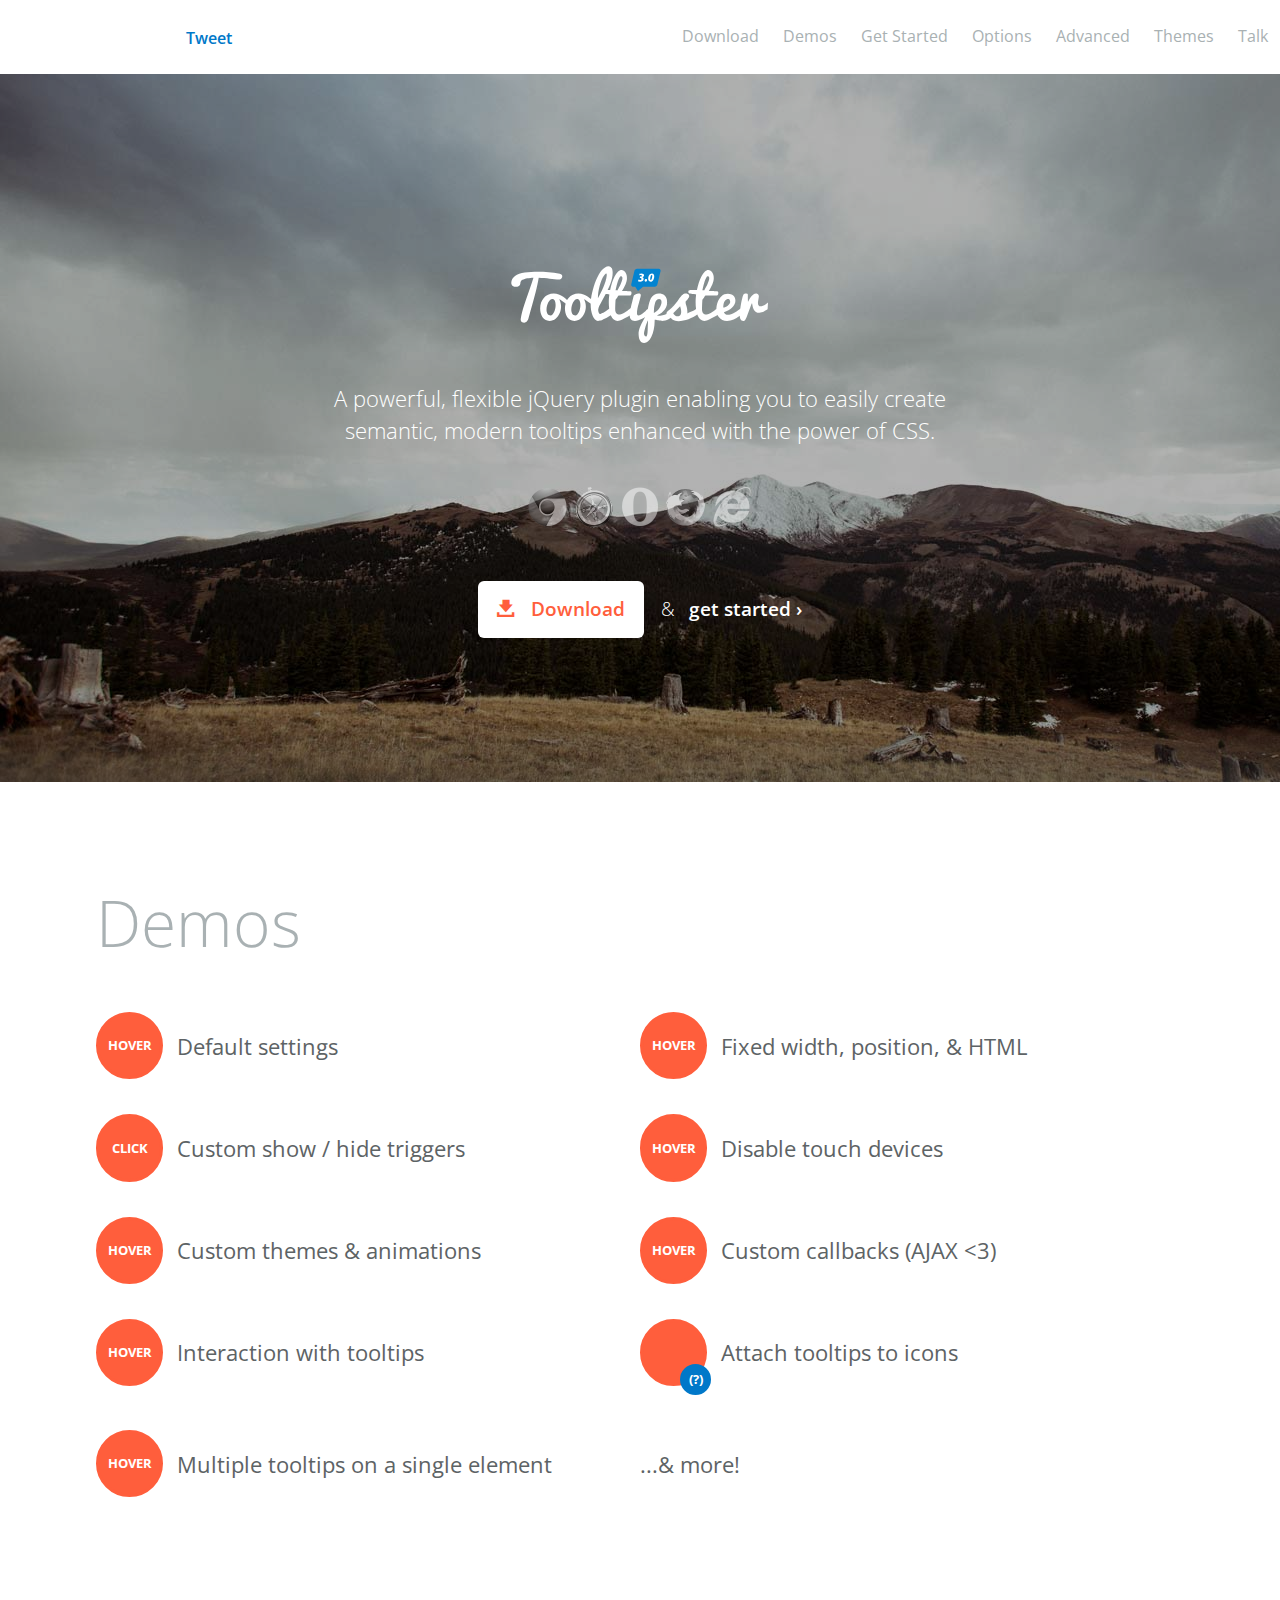
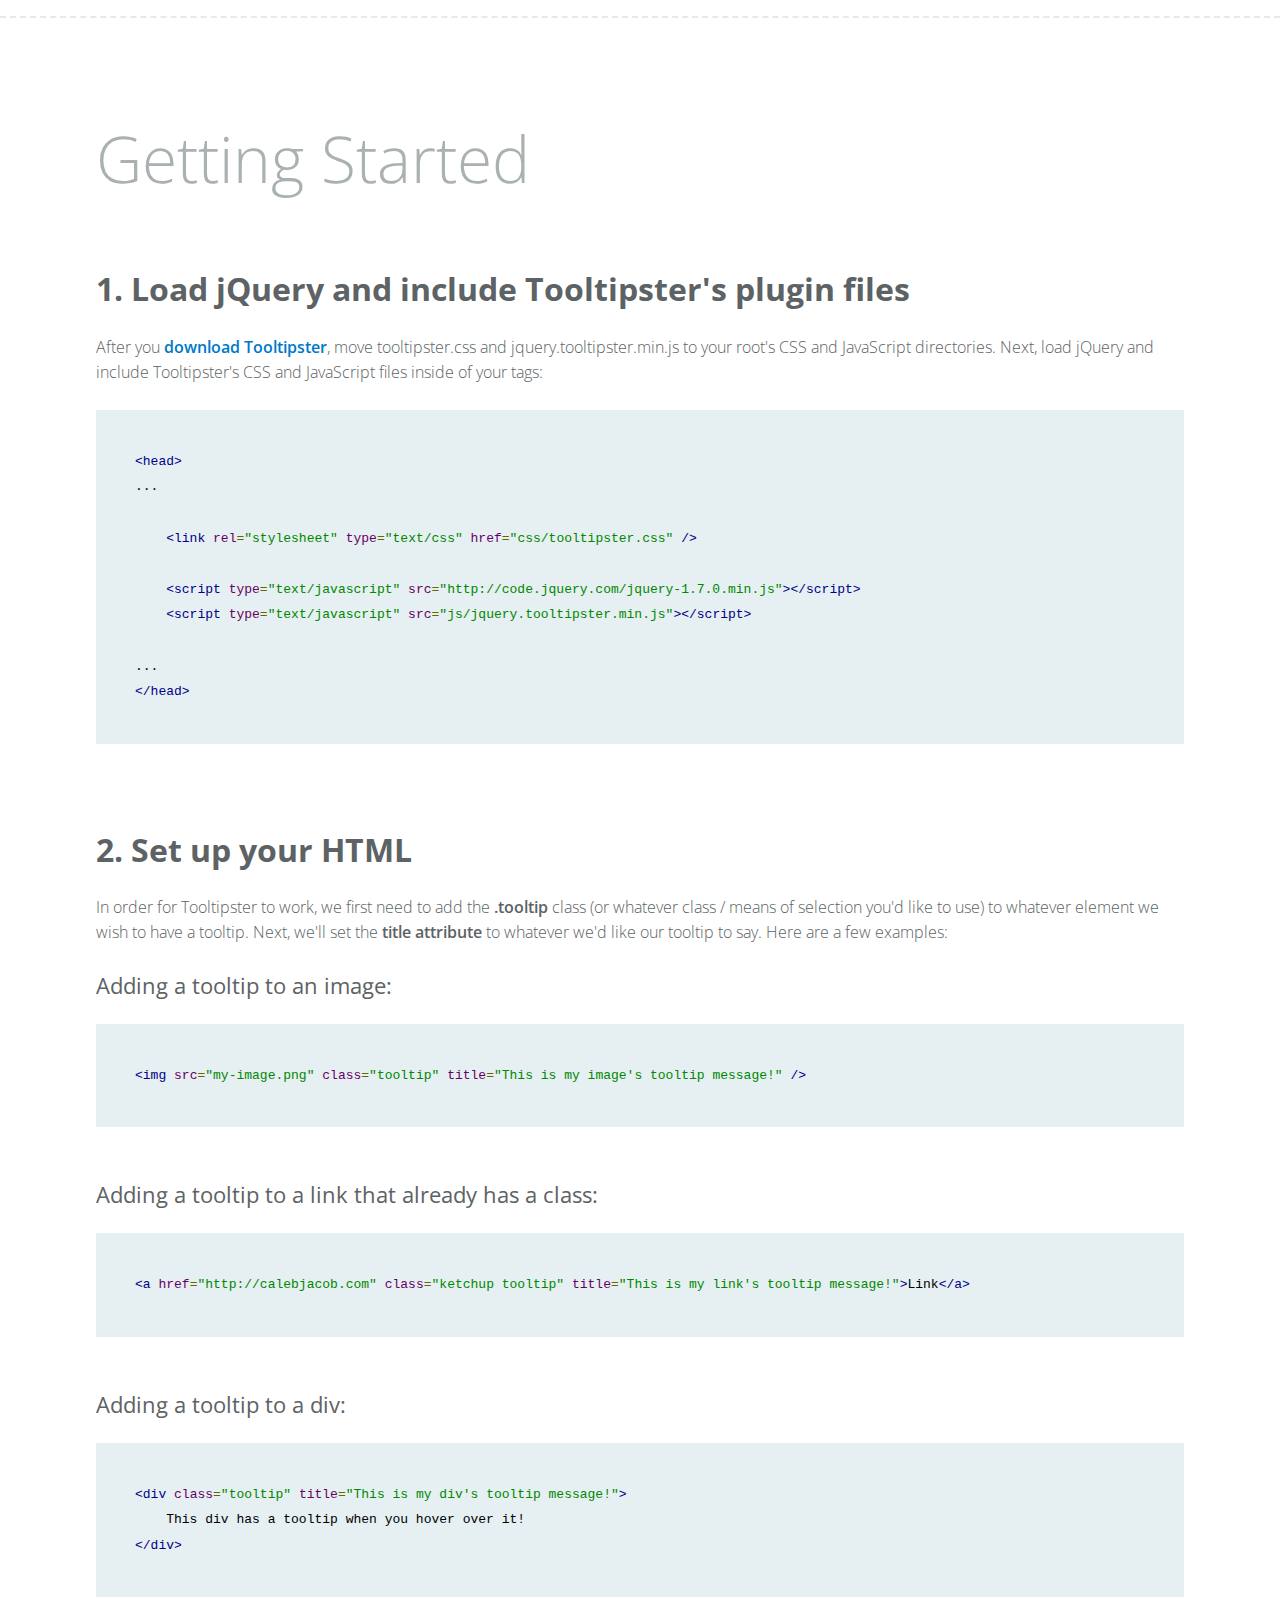
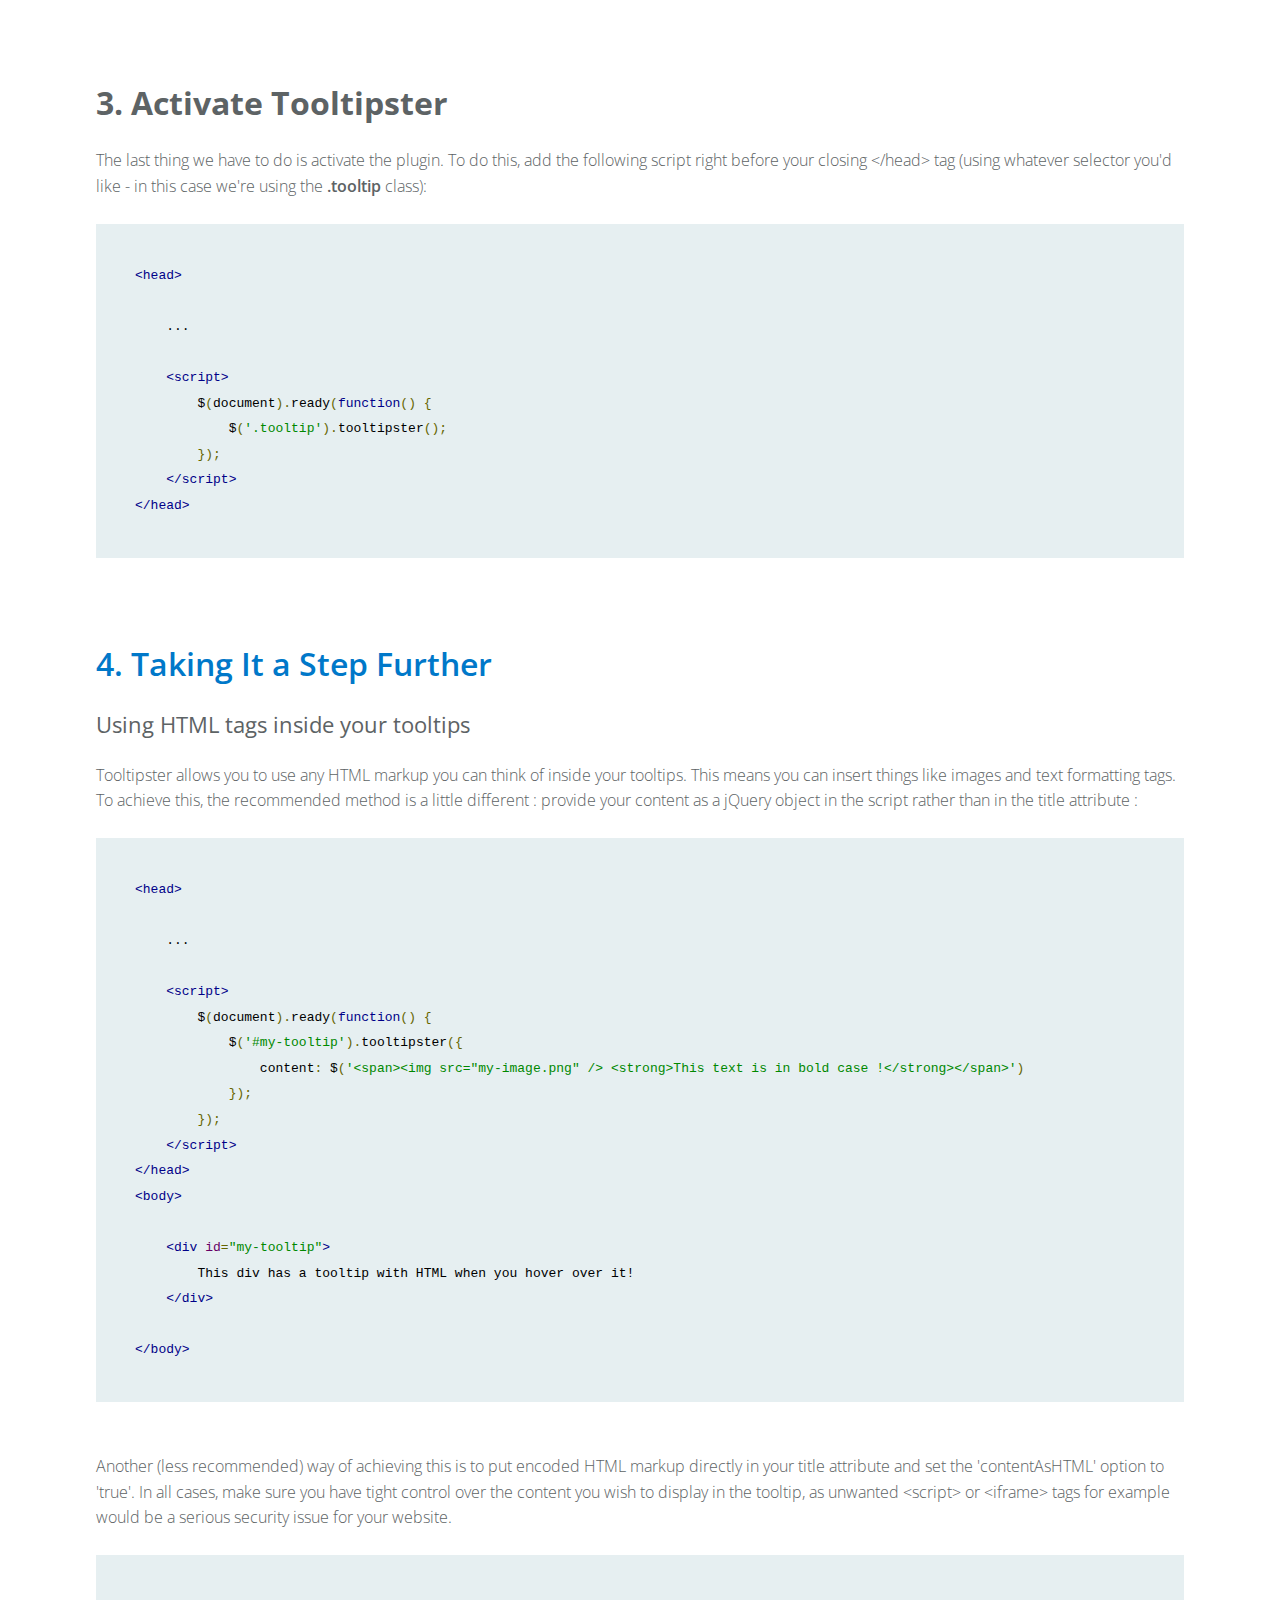
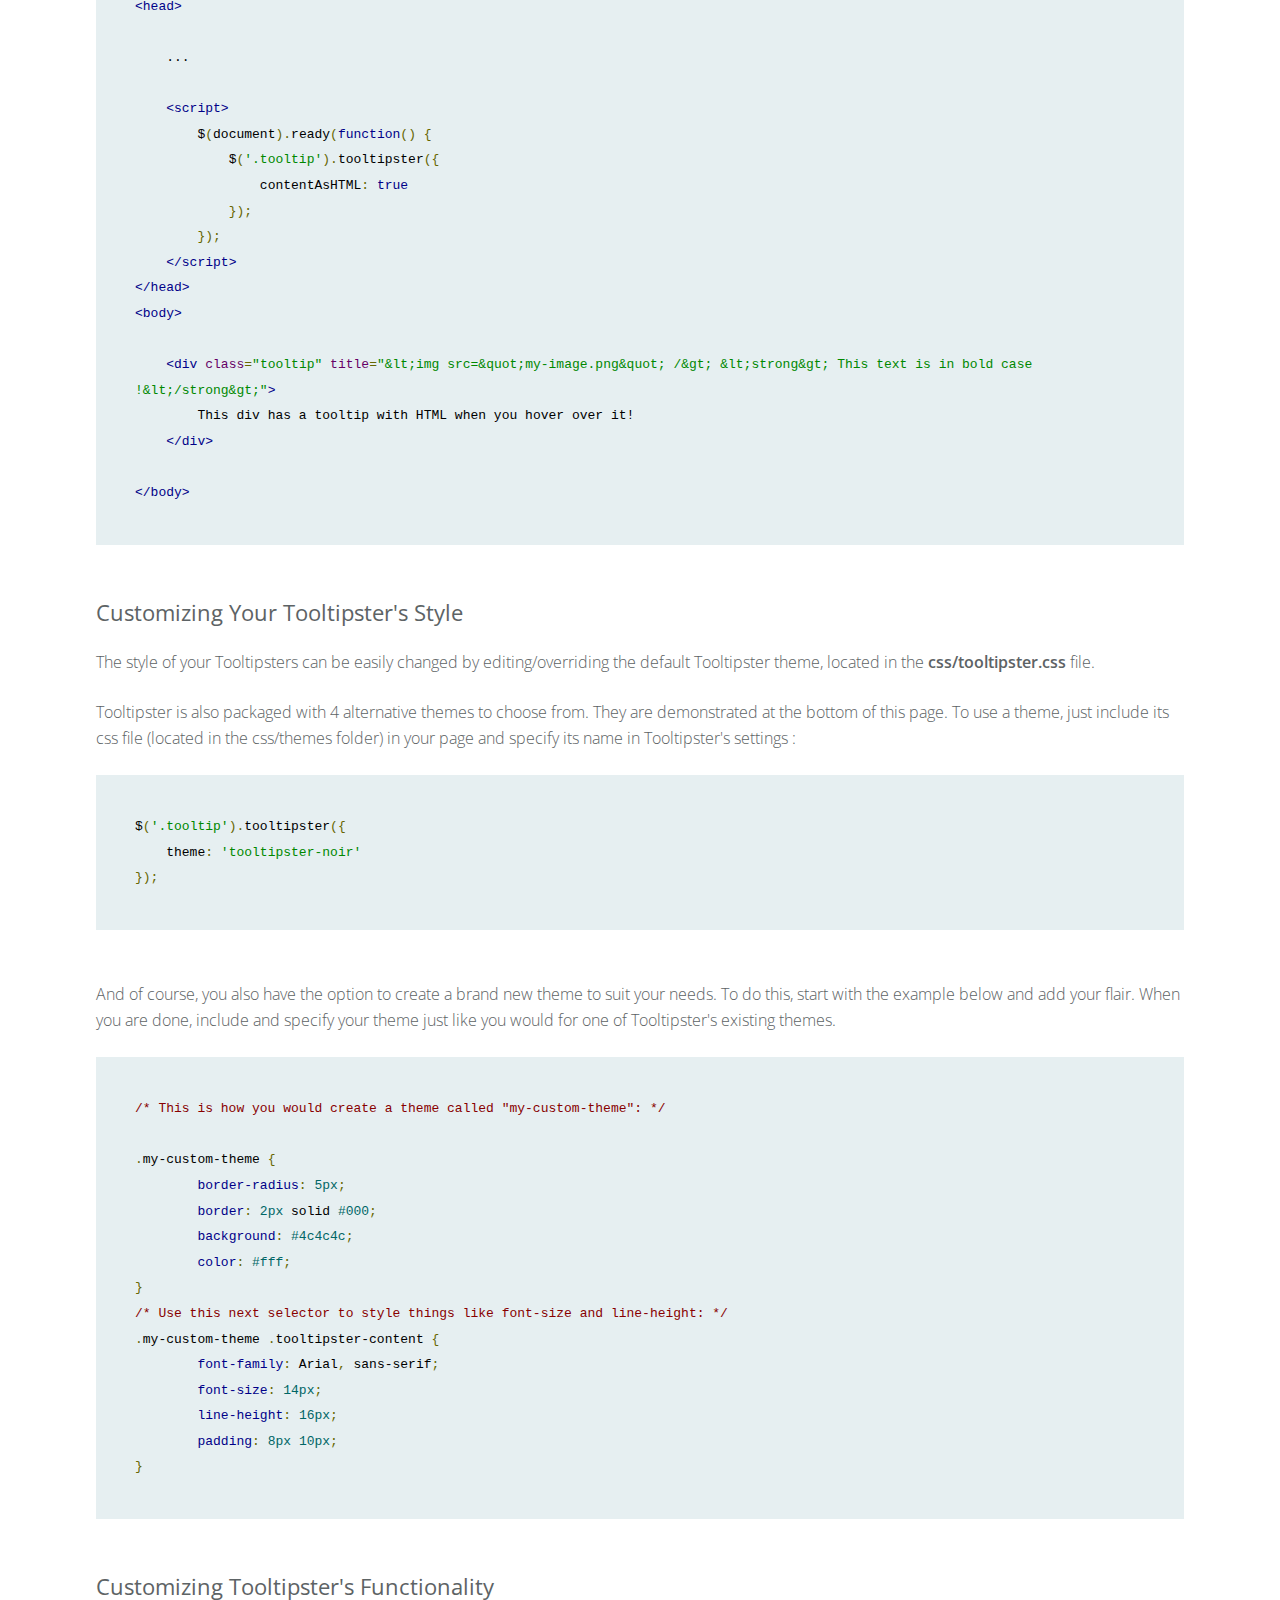
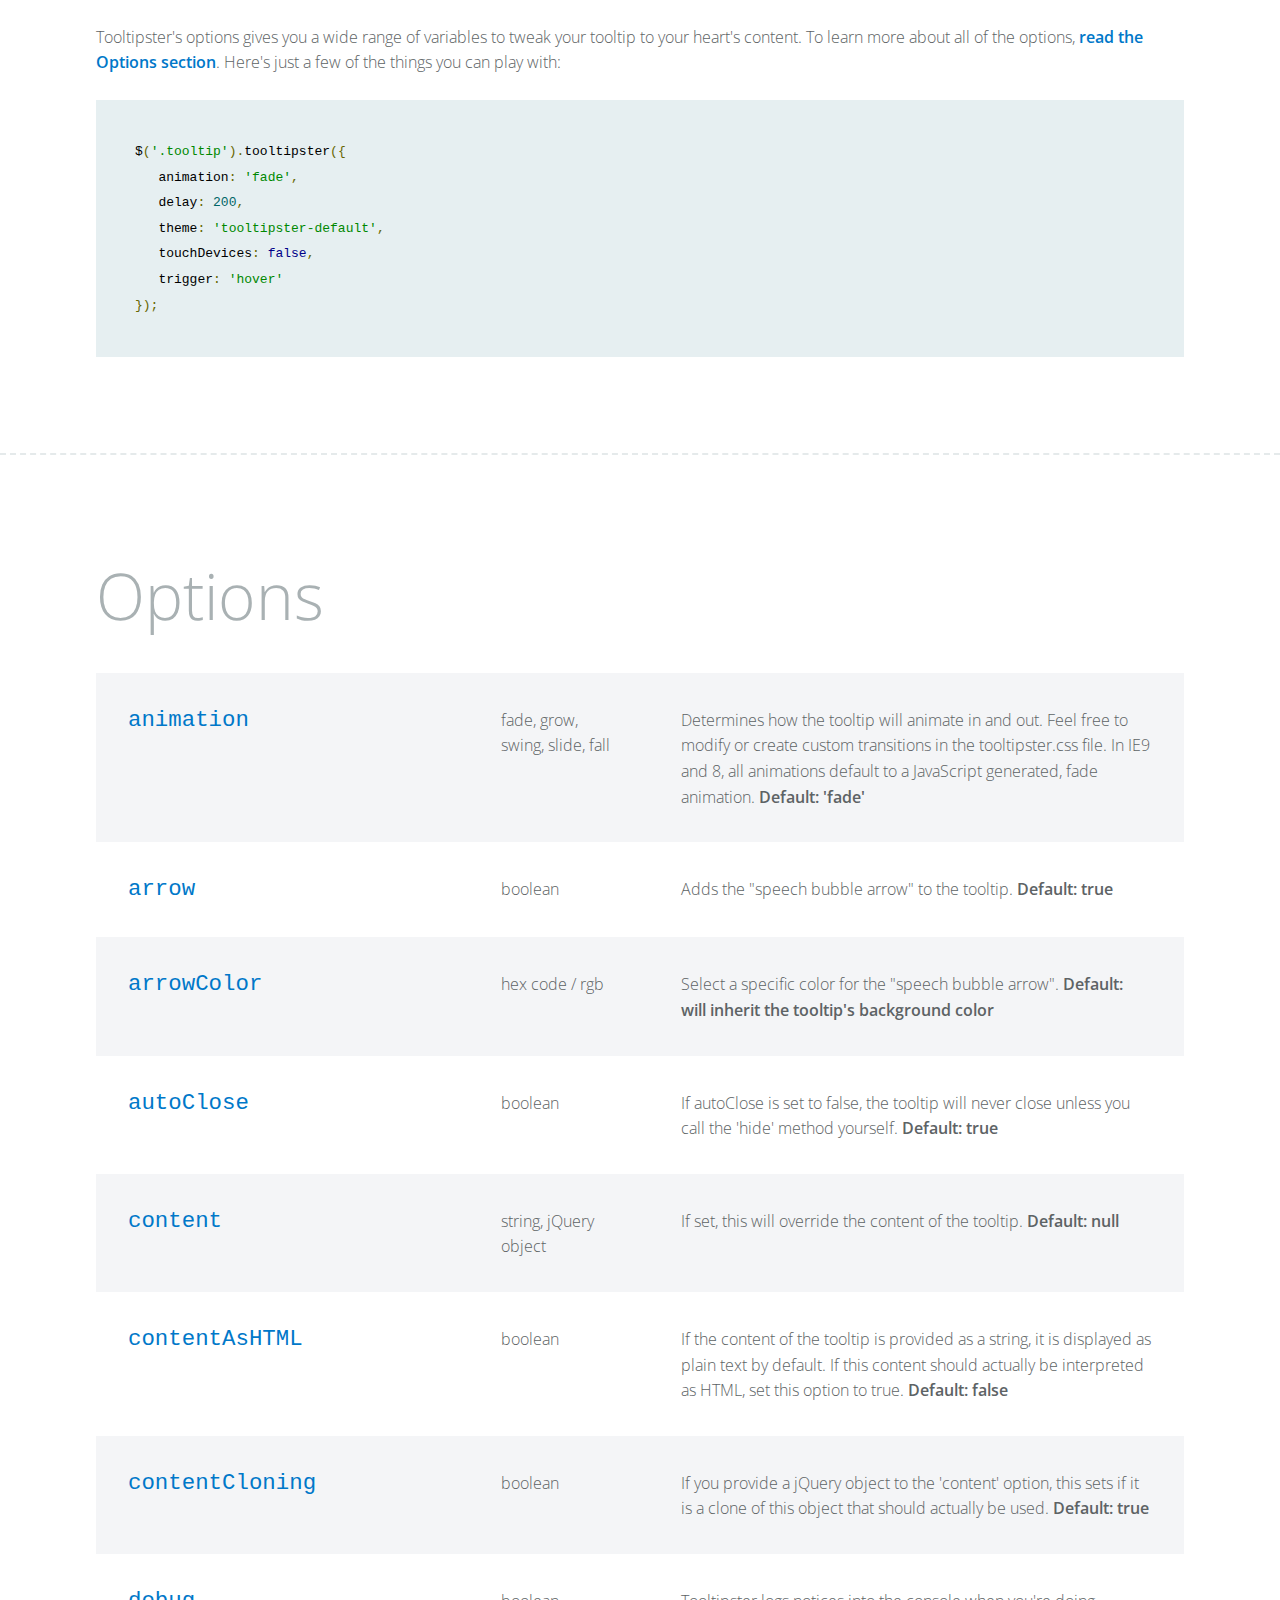
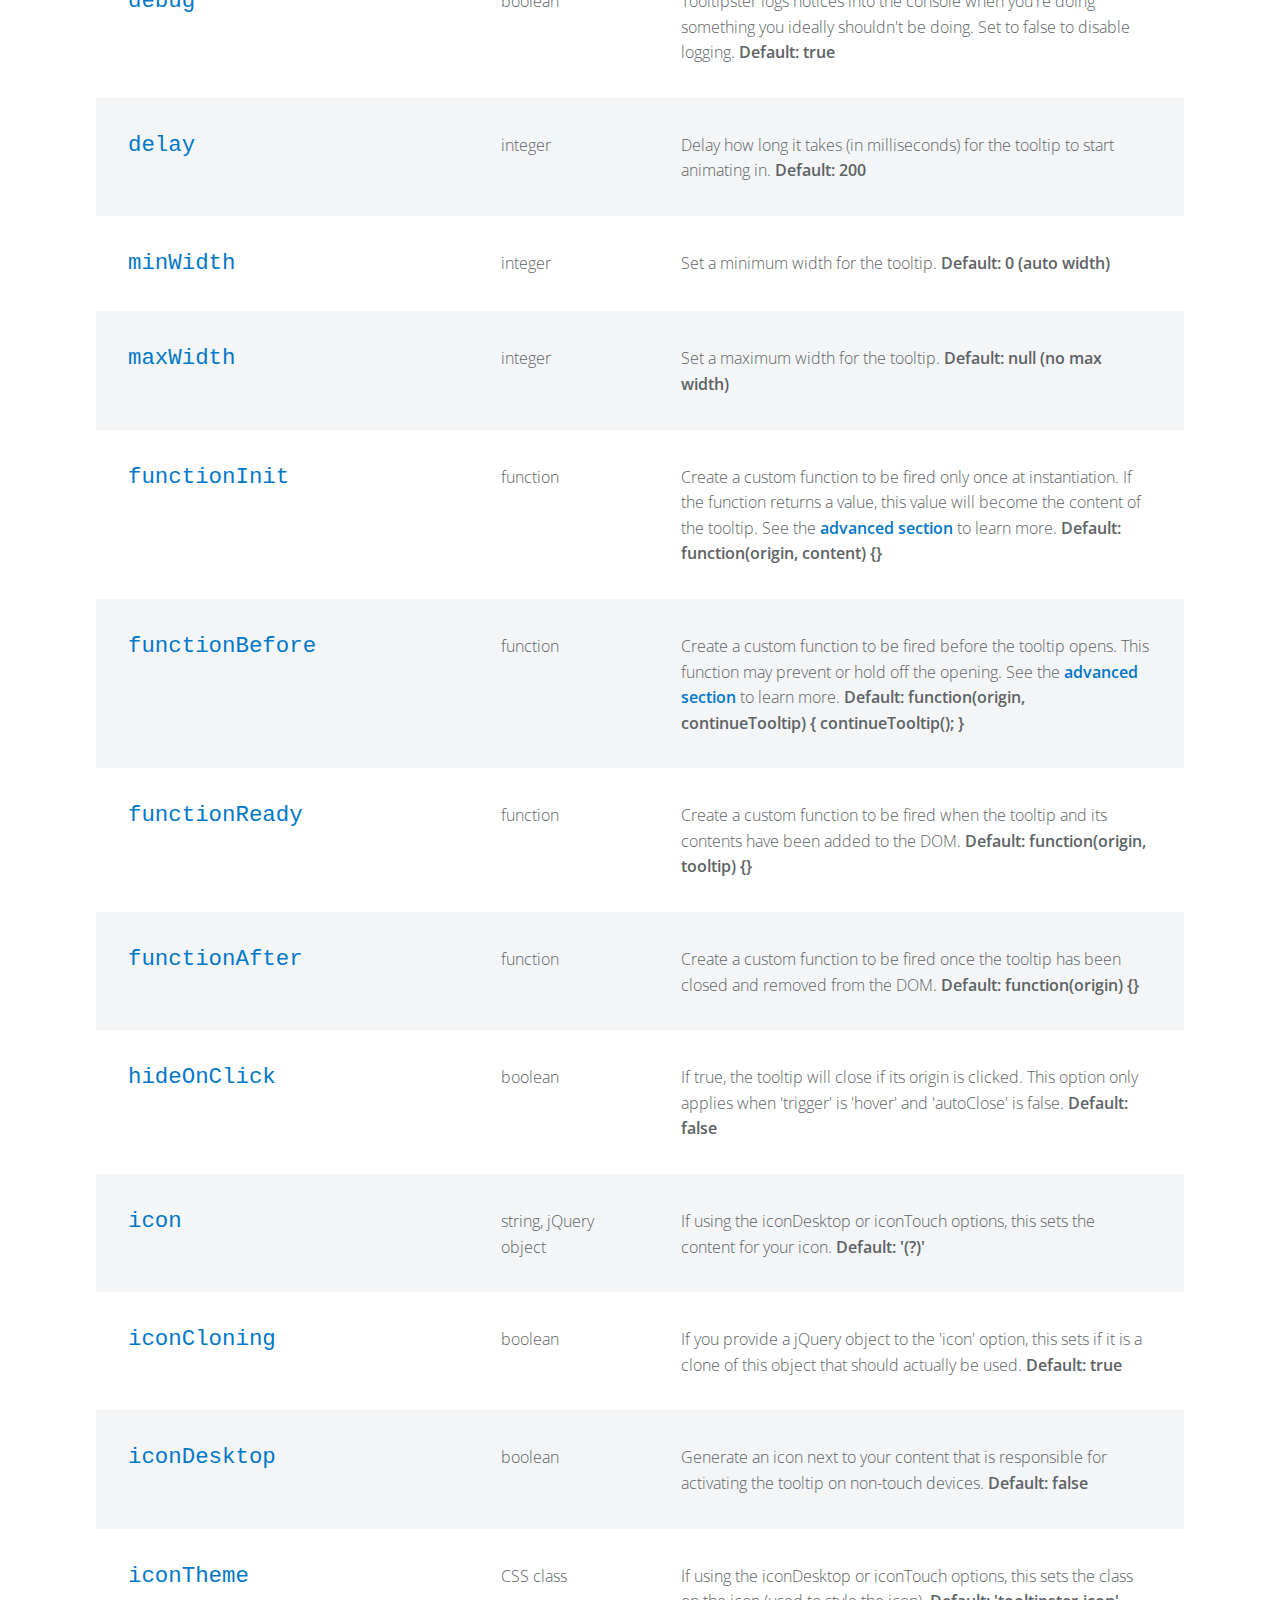
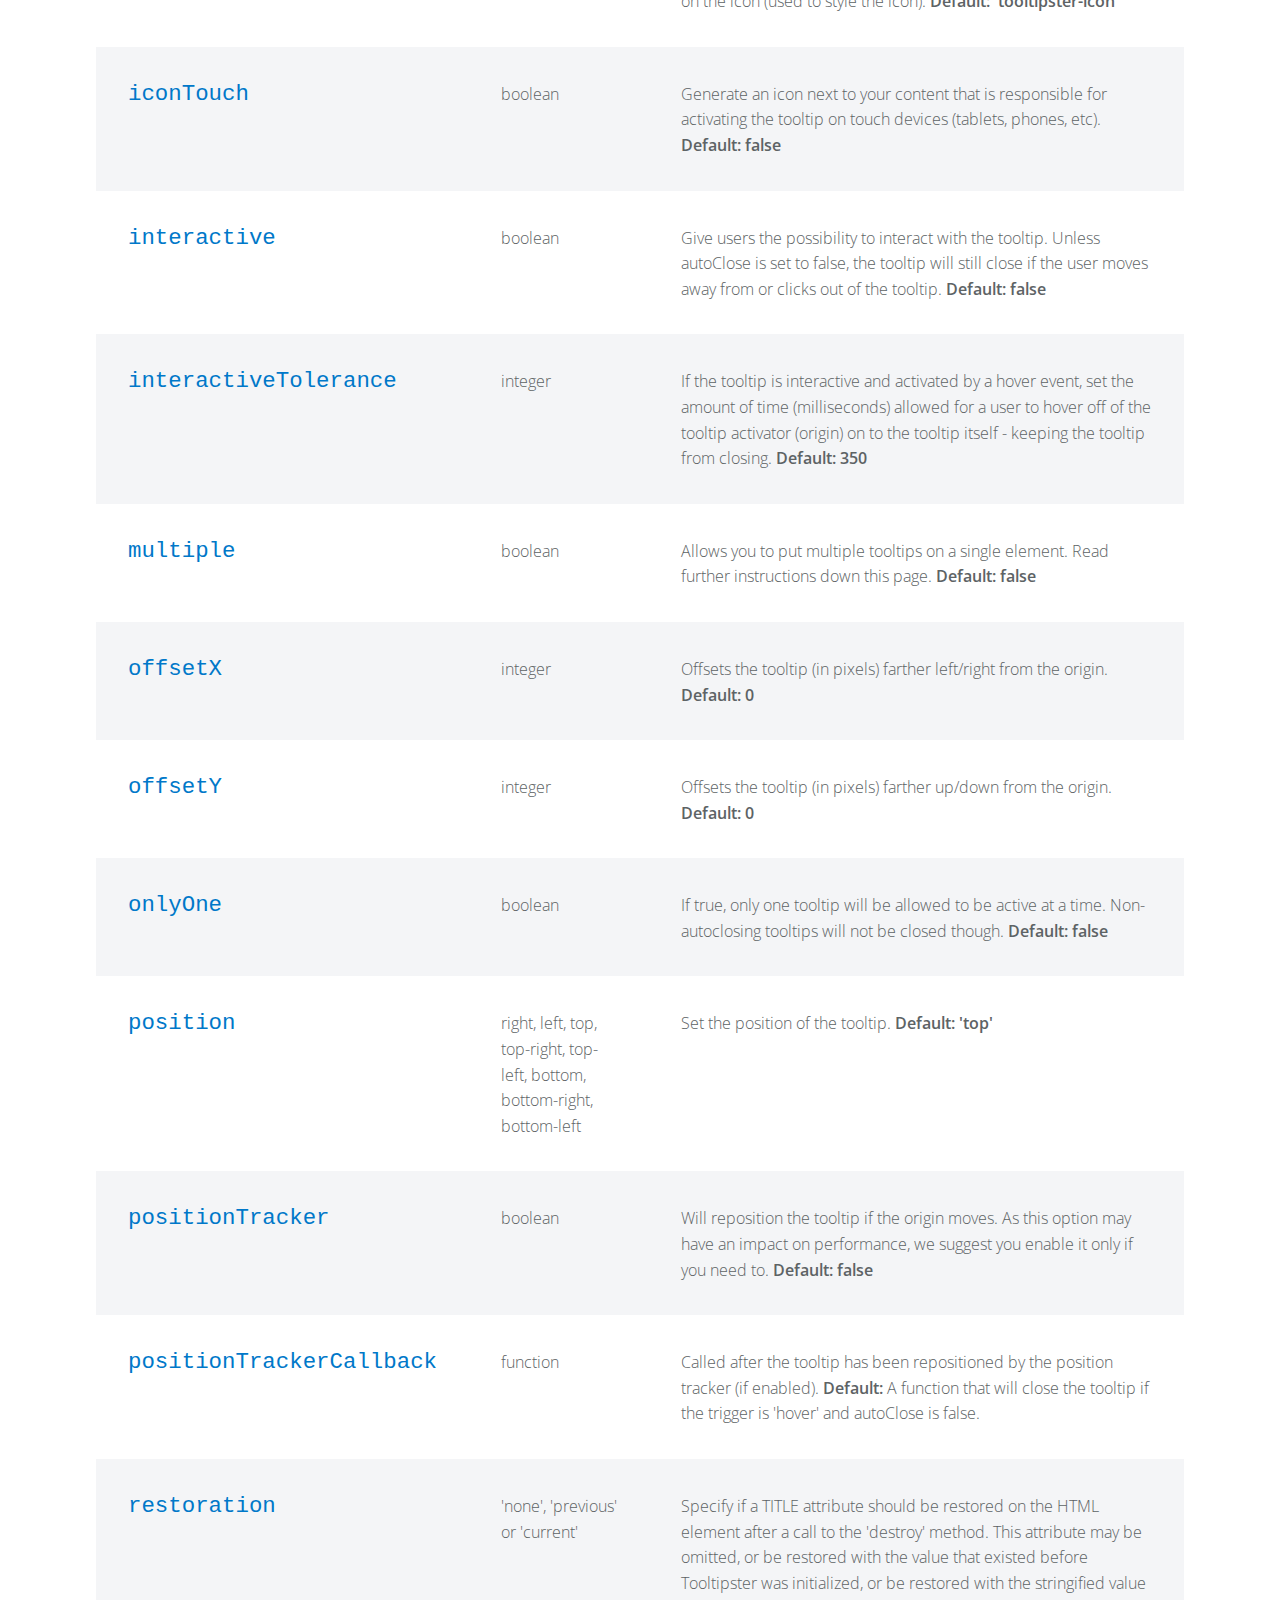
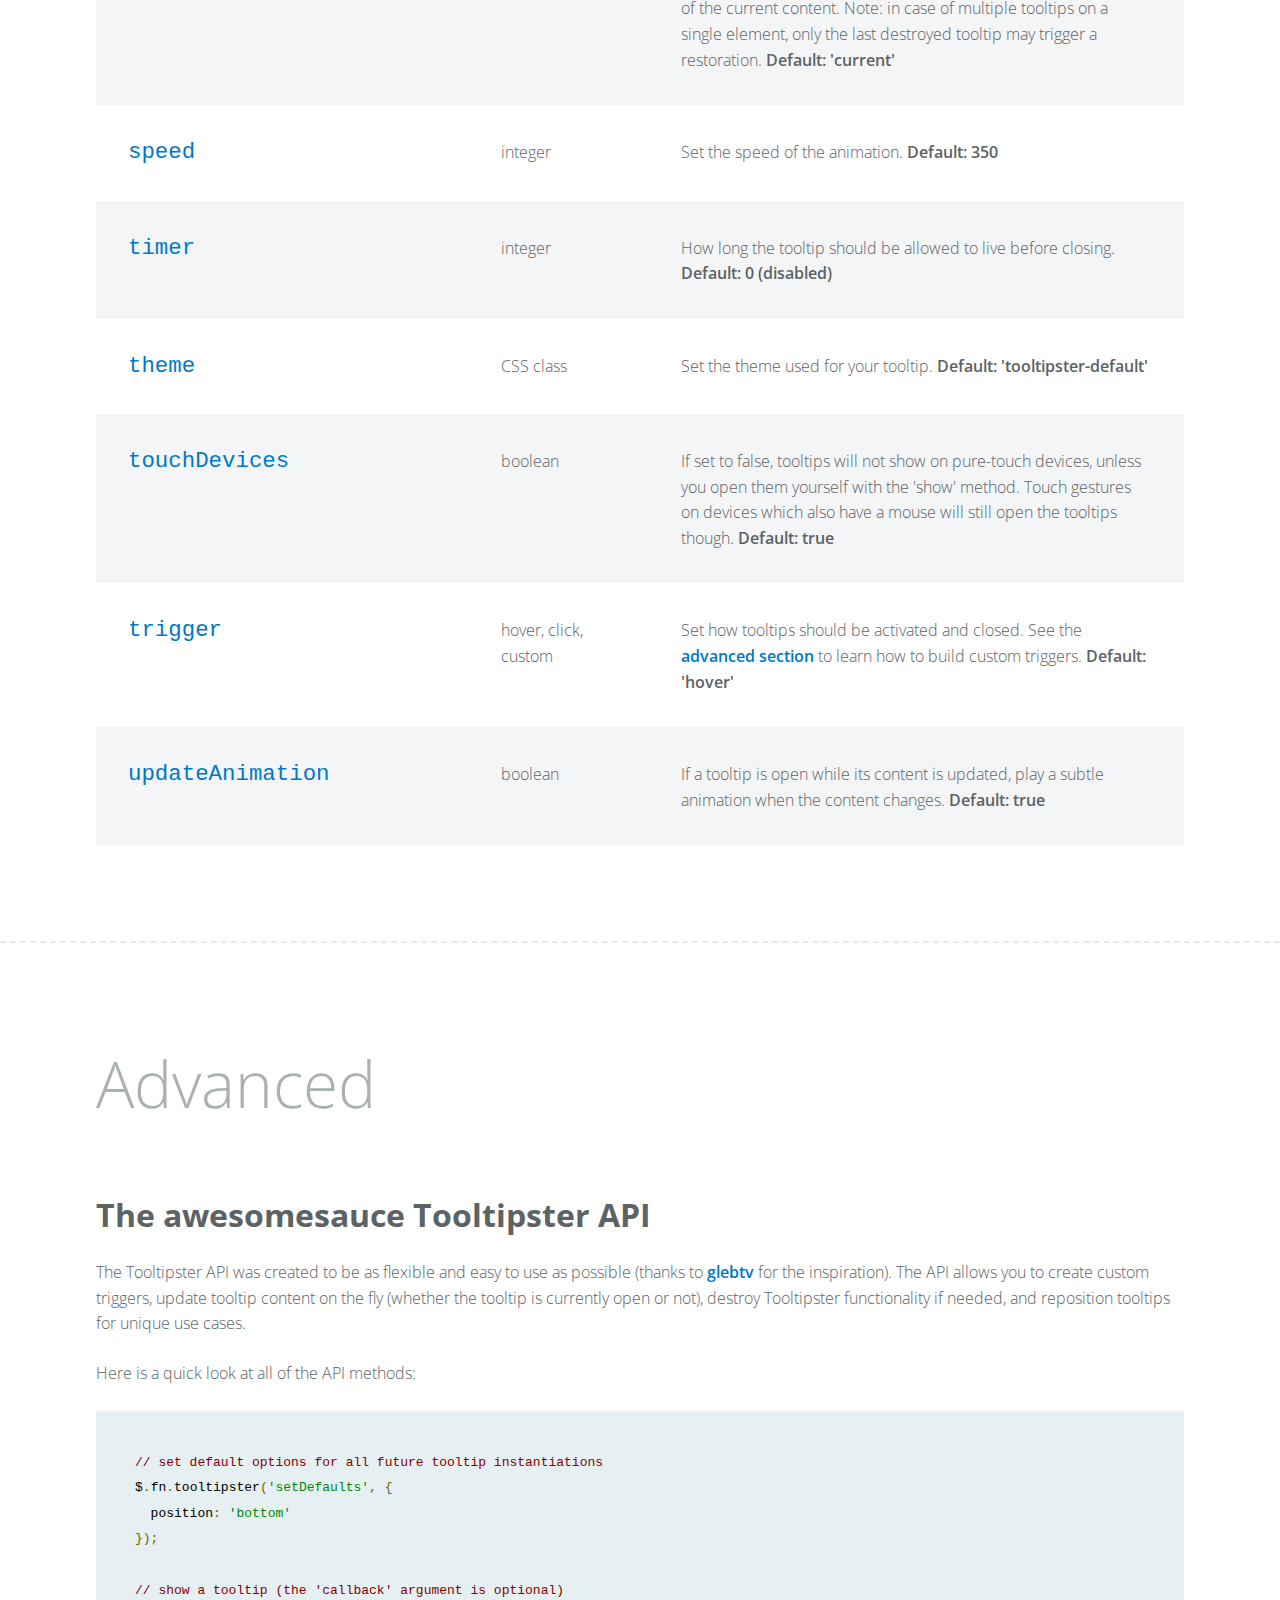
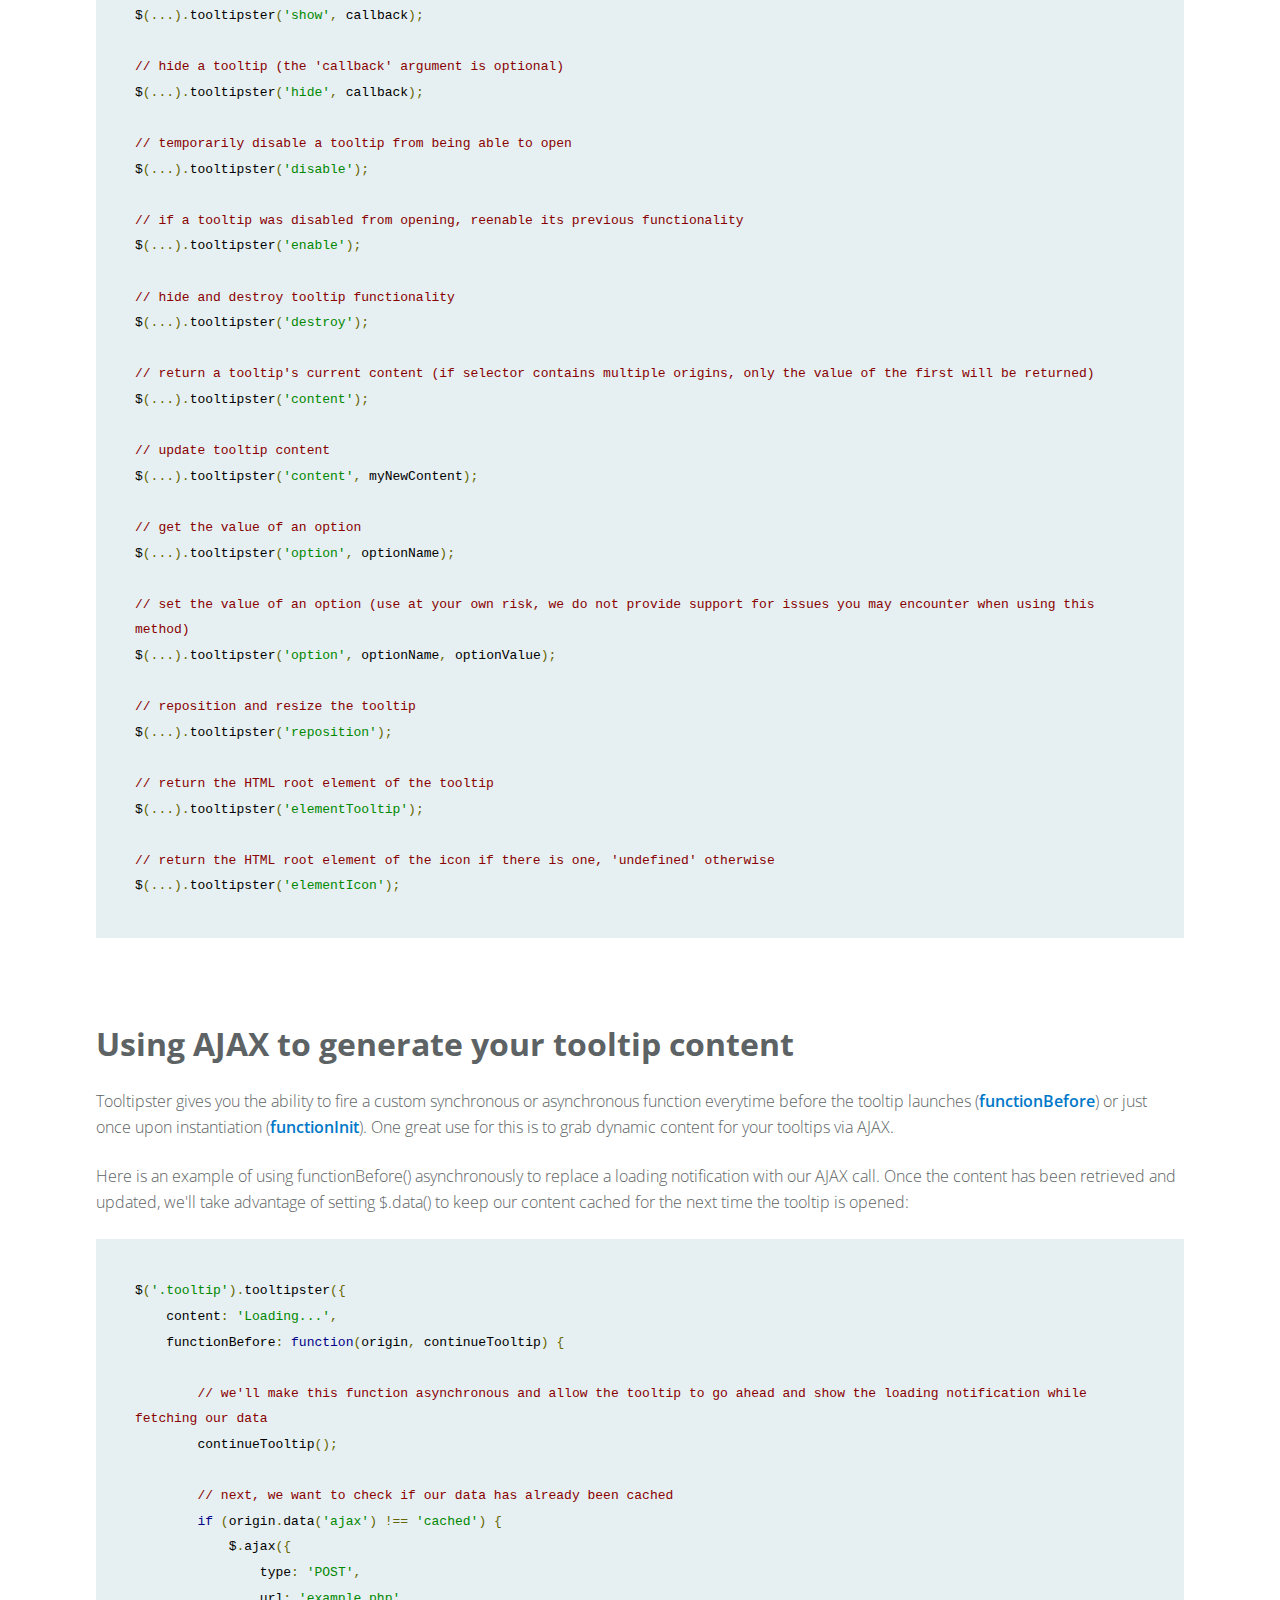
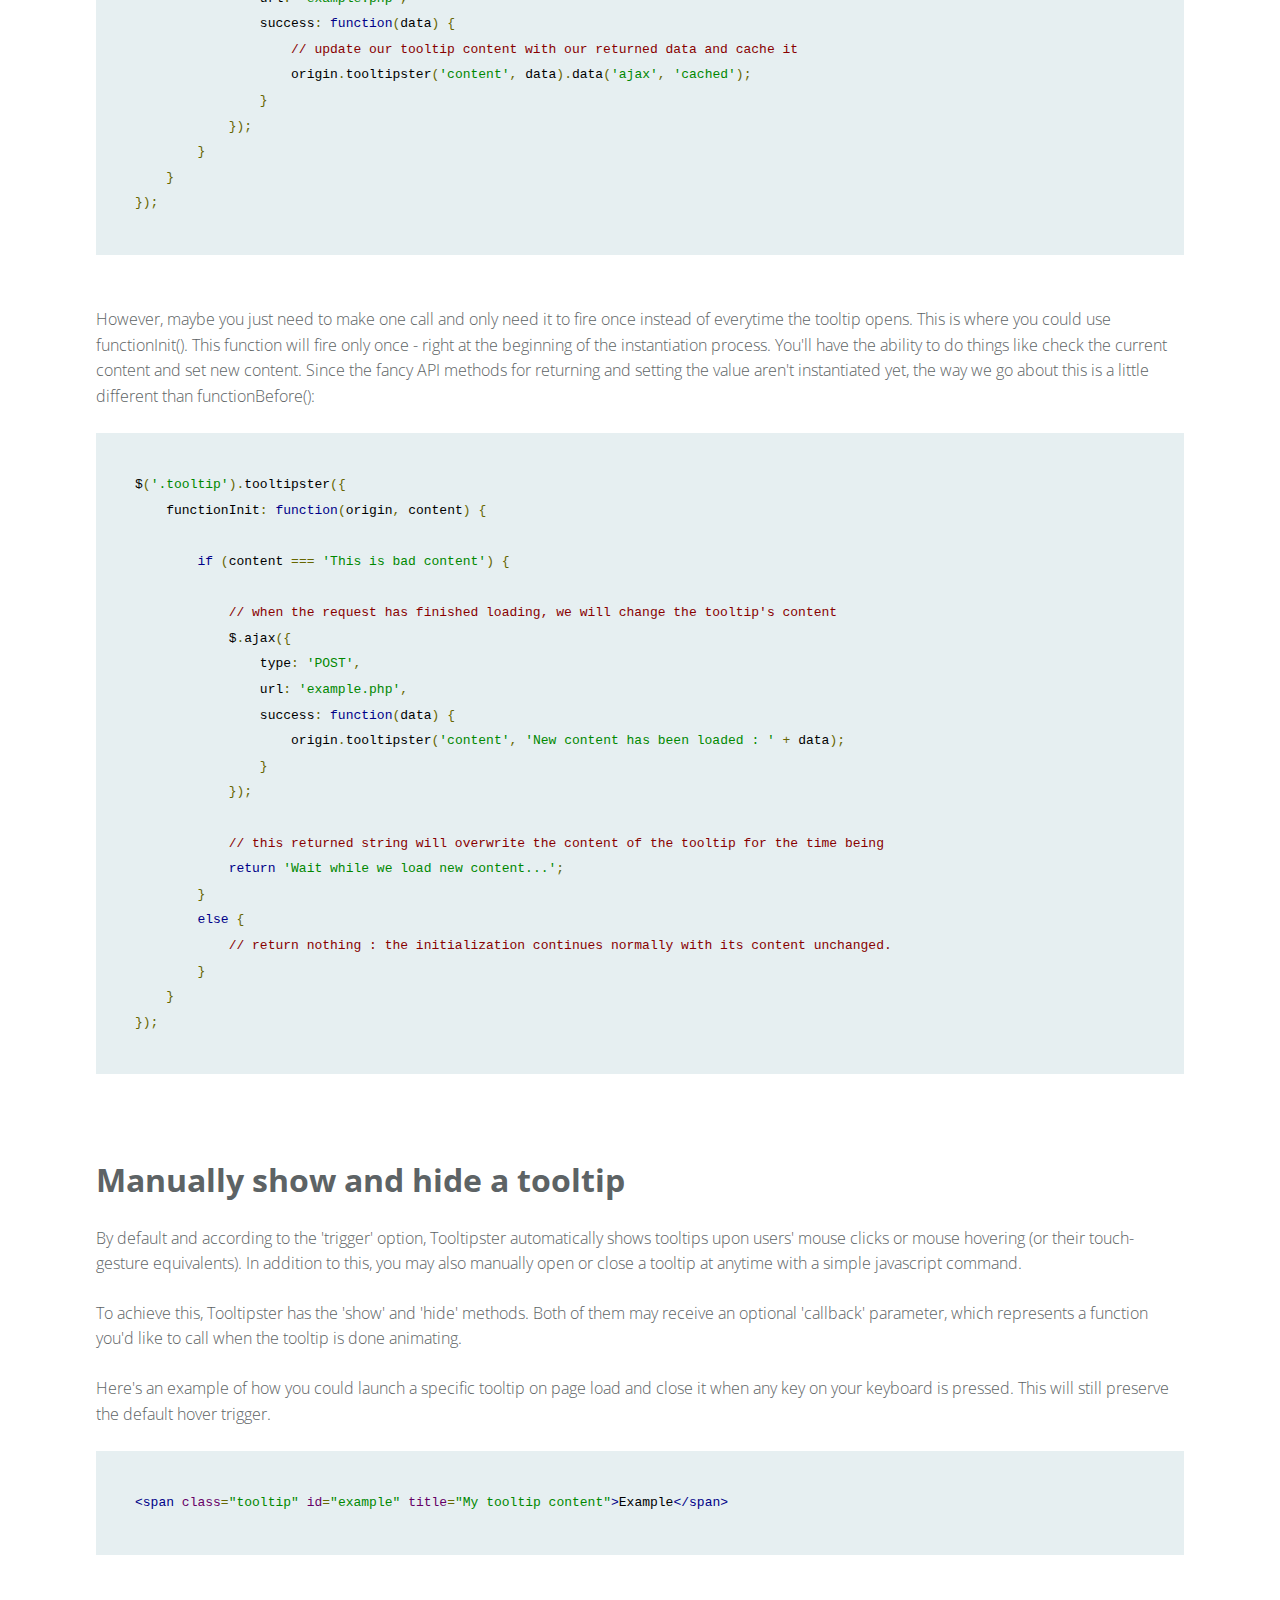
<file: js/tooltipster/index.html>
<!DOCTYPE html>
<html lang="en">
<head>
	<title>Tooltipster - The jQuery Tooltip Plugin</title>
	<meta charset="UTF-8" />
	<meta name="viewport" content="width=device-width, initial-scale=1, maximum-scale=1.0, user-scalable=no">
	<meta name="description" content="Tooltipster is a powerful, flexible jQuery plugin enabling you to easily create clean, HTML5 validated tooltips." />
	<meta property="og:title" content="Tooltipster" />
	<meta property="og:type" content="website" />
	<meta property="og:url" content="index.html" />
	<meta property="og:image" content="images/social.jpg" />
	<meta property="og:site_name" content="Tooltipster - The jQuery Tooltip Plugin" />
	<meta property="og:description" content="Tooltipster is a powerful, flexible jQuery plugin enabling you to easily create clean, HTML5 validated tooltips." />
	<html itemscope itemtype="http://schema.org/CreativeWork">
	<meta itemprop="name" content="Tooltipster - The jQuery Tooltip Plugin">
	<meta itemprop="description" content="Tooltipster is a powerful, flexible jQuery plugin enabling you to easily create clean, HTML5 validated tooltips.">
	<meta itemprop="image" content="images/social.jpg">
	<link rel="icon" type="image/png" href="images/favicon.png" />
	<link rel="image_src" href="images/social.jpg" / >
	
	<link rel="stylesheet" type="text/css" href="doc/css/reset.css" />
	<link rel="stylesheet" type="text/css" href="doc/css/prettify.css" />
	<link rel="stylesheet" type="text/css" href="doc/css/style.css" />
	<link rel="stylesheet" type="text/css" href="css/tooltipster.css" />
	<link rel="stylesheet" type="text/css" href="css/themes/tooltipster-light.css" />
	<link rel="stylesheet" type="text/css" href="css/themes/tooltipster-noir.css" />
	<link rel="stylesheet" type="text/css" href="css/themes/tooltipster-punk.css" />
	<link rel="stylesheet" type="text/css" href="css/themes/tooltipster-shadow.css" />
	
	<script type="text/javascript" src="//ajax.googleapis.com/ajax/libs/jquery/1.7.0/jquery.min.js"></script>
	<script type="text/javascript" src="doc/js/jquery.jgfeed.js"></script>
	<script type="text/javascript" src="doc/js/prettify.js"></script>
	<script type="text/javascript" src="doc/js/lang-css.js"></script>
	<script type="text/javascript" src="doc/js/scripts.js"></script>
	<script type="text/javascript" src="js/jquery.tooltipster.js"></script>
	
	<!--[if lt IE 9]>
		<script src="//html5shiv.googlecode.com/svn/trunk/html5.js"></script>
	<![endif]-->
</head>
<body>
	<div id="background">
		<img src="doc/images/large-background.jpg" />
	</div>
	<div id="wrapper">
		<header>
			<div id="social">
				<div id="github">
					<iframe src="http://ghbtns.com/github-btn.html?user=iamceege&repo=tooltipster&type=watch&count=true" allowtransparency="true" frameborder="0" scrolling="0" width="100" height="20"></iframe>
				</div>
				<div id="tweet">
					<a href="https://twitter.com/share" class="twitter-share-button" data-text="Tooltipster - A powerful &amp; degradable jQuery tooltip plugin" data-via="iamceege" data-related="iamceege">Tweet</a>
					<script>!function(d,s,id){var js,fjs=d.getElementsByTagName(s)[0];if(!d.getElementById(id)){js=d.createElement(s);js.id=id;js.src="//platform.twitter.com/widgets.js";fjs.parentNode.insertBefore(js,fjs);}}(document,"script","twitter-wjs");</script>
				</div>
				<div id="gplus">
					<g:plusone href="http://calebjacob.com/tooltipster"></g:plusone>
				</div>
			</div>
			<nav>
				<ul>
					<li><a href="https://github.com/iamceege/tooltipster/archive/master.zip">Download</a></li>
					<li><a href="#demos">Demos</a></li>
					<li><a href="#getting-started">Get Started</a></li>
					<li><a href="#options">Options</a></li>
					<li><a href="#advanced">Advanced</a></li>
					<li><a href="#themes">Themes</a></li>
					<li><a href="#talk">Talk</a></li>
				</ul>
			</nav>
			<select>
				<option selected="selected" disabled="disabled">Menu...</option>
				<option value="demos">Demos</option>
				<option value="getting-started">Get Started</option>
				<option value="options">Options</option>
				<option value="themes">Themes</option>
				<option value="talk">Talk</option>
			</select>
		</header>
		<section id="welcome">
			<img src="doc/images/tooltipster.svg" alt="Tooltipster" id="tooltipster" />
			<h1>A powerful, flexible jQuery plugin enabling you to easily create semantic, modern tooltips enhanced with the power of CSS.</h1>
			<ul id="browser-support">
				<li>
					<img src="doc/images/browser-chrome.png" alt="Chrome" class="tooltip" title="Chrome Support" />
				</li>
				<li>
					<img src="doc/images/browser-safari.png" alt="Safari" class="tooltip" title="Safari Support" />
				</li>
				<li>
					<img src="doc/images/browser-opera.png" alt="Opera" class="tooltip" title="Opera Support" />
				</li>
				<li>
					<img src="doc/images/browser-firefox.png" alt="FireFox" class="tooltip" title="FireFox Support" />
				</li>
				<li>
					<img src="doc/images/browser-ie.png" alt="Internet Explorer" class="tooltip" title="IE10, IE9, &amp; IE8 Support + Graceful Degradation" />
				</li>
			</ul>
			<div id="download">
				<a href="https://github.com/iamceege/tooltipster/archive/master.zip" class="button alt">Download</a> <span style="padding-right: 0.5em;">&amp;</span> <a href="#demos" class="white">get started &rsaquo;</a>
			</div>
		</section>
		
		<section id="demos">
			<h2>Demos</h2>
			<ul>
				<li>
					<span id="demo-default" title="Hi! This is a tooltip.">Hover</span> Default settings
				</li>
				<li>
					<span id="demo-html">Hover</span> Fixed width, position, &amp; HTML
				</li>
				<li>
					<span id="demo-events" title="Press any key on your keyboard or click anywhere in the page to close this">Click</span> Custom show / hide triggers
				</li>
				<li>
					<span id="demo-touch" title="I would have never been born on a touch device :'(">Hover</span> Disable touch devices
				</li>
				<li>
					<span id="demo-theme" title="Build custom themes and CSS powered animations!">Hover</span> Custom themes &amp; animations
				</li>
				<li>
					<span id="demo-callback" title="This will be populated by AJAX.">Hover</span> Custom callbacks (AJAX <3)
				</li>
				<li>
					<span id="demo-interact" title="Try clicking &lt;a href='http://google.com/' target='_blank'&gt;this link&lt;/a&gt;">Hover</span> Interaction with tooltips
				</li>
				<li>
					<span id="demo-icon" title="Use separate icons to launch your tooltips on either desktops or touch devices - or both!"></span> Attach tooltips to icons
				</li>
				<li>
					<span id="demo-multiple">Hover</span> Multiple tooltips on a single element
				</li>
				<li>...&amp; more!</li>
			</ul>
		</section>
		
		<section id="getting-started">
			<h2>Getting Started</h2>
			<h3>1. Load jQuery and include Tooltipster's plugin files</h3>
			<p>After you <a href="https://github.com/iamceege/tooltipster/archive/master.zip">download Tooltipster</a>, move tooltipster.css and jquery.tooltipster.min.js to your root's CSS and JavaScript directories. Next, load jQuery and include Tooltipster's CSS and JavaScript files inside of your  tags:</p>
<pre class="prettyprint">
&lt;head&#62;
...

    &lt;link rel="stylesheet" type="text/css" href="css/tooltipster.css" /&#62;

    &lt;script type="text/javascript" src="http://code.jquery.com/jquery-1.7.0.min.js"&#62;&lt;/script&#62;
    &lt;script type="text/javascript" src="js/jquery.tooltipster.min.js"&#62;&lt;/script&#62;

...
&lt;/head&#62;
</pre>
			<h3>2. Set up your HTML</h3>
			<p>In order for Tooltipster to work, we first need to add the <strong>.tooltip</strong> class (or whatever class / means of selection you'd like to use) to whatever element we wish to have a tooltip. Next, we'll set the <strong>title attribute</strong> to whatever we'd like our tooltip to say. Here are a few examples:</p>
			<h4>Adding a tooltip to an image:</h4>
			<pre class="prettyprint">
&lt;img src="my-image.png" class="tooltip" title="This is my image's tooltip message!" /&#62;</pre>
			<h4>Adding a tooltip to a link that already has a class:</h4>
			<pre class="prettyprint">
&lt;a href="http://calebjacob.com" class="ketchup tooltip" title="This is my link's tooltip message!"&#62;Link&lt;/a&#62;</pre>
			<h4>Adding a tooltip to a div:</h4>
			<pre class="prettyprint">
&lt;div class="tooltip" title="This is my div's tooltip message!"&#62; 
    This div has a tooltip when you hover over it!
&lt;/div&#62;</pre>
			
			<h3>3. Activate Tooltipster</h3>
			<p>The last thing we have to do is activate the plugin. To do this, add the following script right before your closing &lt;/head&#62; tag (using whatever selector you'd like - in this case we're using the <strong>.tooltip</strong> class):</p>
			<pre class="prettyprint">
&lt;head&#62;

    ...

    &lt;script&#62;
        $(document).ready(function() {
            $('.tooltip').tooltipster();
        });
    &lt;/script&#62;
&lt;/head&#62;</pre>
			
			<h3><a name="further">4. Taking It a Step Further</a></h3>
			<h4>Using HTML tags inside your tooltips</h4>
			<p>Tooltipster allows you to use any HTML markup you can think of inside your tooltips. This means you can insert things like images and text formatting tags. To achieve this, the recommended method is a little different : provide your content as a jQuery object in the script rather than in the title attribute :</p>
			<pre class="prettyprint">
&lt;head&#62;

    ...

    &lt;script&#62;
        $(document).ready(function() {
            $('#my-tooltip').tooltipster({
                content: $('&lt;span&gt;&lt;img src="my-image.png" /&gt; &lt;strong&gt;This text is in bold case !&lt;/strong&gt;&lt;/span&gt;')
            });
        });
    &lt;/script&#62;
&lt;/head&#62;
&lt;body&#62;
    
    &lt;div id="my-tooltip"&#62; 
        This div has a tooltip with HTML when you hover over it!
    &lt;/div&#62;
	
&lt;/body&#62;</pre>

			<p>Another (less recommended) way of achieving this is to put encoded HTML markup directly in your title attribute and set the 'contentAsHTML' option to 'true'. In all cases, make sure you have tight control over the content you wish to display in the tooltip, as unwanted &lt;script&gt; or &lt;iframe&gt; tags for example would be a serious security issue for your website.</p>

			<pre class="prettyprint">
&lt;head&#62;

    ...

    &lt;script&#62;
        $(document).ready(function() {
            $('.tooltip').tooltipster({
                contentAsHTML: true
            });
        });
    &lt;/script&#62;
&lt;/head&#62;
&lt;body&#62;
    
    &lt;div class="tooltip" title="&amp;lt;img src=&amp;quot;my-image.png&amp;quot; /&amp;gt; &amp;lt;strong&amp;gt; This text is in bold case !&amp;lt;/strong&amp;gt;"&gt; 
        This div has a tooltip with HTML when you hover over it!
    &lt;/div&#62;
	
&lt;/body&#62;</pre>
			
			<h4>Customizing Your Tooltipster's Style</h4>
			<p>The style of your Tooltipsters can be easily changed by editing/overriding the default Tooltipster theme, located in the <strong>css/tooltipster.css</strong> file.</p>
			<p>Tooltipster is also packaged with 4 alternative themes to choose from. They are demonstrated at the bottom of this page. To use a theme, just include its css file (located in the css/themes folder) in your page and specify its name in Tooltipster's settings :</p>
			<pre class="prettyprint">
$('.tooltip').tooltipster({
    theme: 'tooltipster-noir'
});</pre>
			<p>And of course, you also have the option to create a brand new theme to suit your needs. To do this, start with the example below and add your flair. When you are done, include and specify your theme just like you would for one of Tooltipster's existing themes.</p>
			<pre class="prettyprint lang-css">
/* This is how you would create a theme called "my-custom-theme": */

.my-custom-theme {
	border-radius: 5px; 
	border: 2px solid #000;
	background: #4c4c4c;
	color: #fff;
}
/* Use this next selector to style things like font-size and line-height: */
.my-custom-theme .tooltipster-content {
	font-family: Arial, sans-serif;
	font-size: 14px;
	line-height: 16px;
	padding: 8px 10px;
}</pre>
			
			<h4>Customizing Tooltipster's Functionality</h4>
			<p>Tooltipster's options gives you a wide range of variables to tweak your tooltip to your heart's content. To learn more about all of the options, <a href="#options">read the Options section</a>. Here's just a few of the things you can play with:</p>
			<pre class="prettyprint">
$('.tooltip').tooltipster({
   animation: 'fade',
   delay: 200,
   theme: 'tooltipster-default',
   touchDevices: false,
   trigger: 'hover'
});</pre>
		</section>
		
		<section id="options">
			<h2>Options</h2>
			<table border="0" cellpadding="0" cellspacing="0">
				<tr>
					<td><h4>animation</h4></td>
					<td>fade, grow, swing, slide, fall</td>
					<td>Determines how the tooltip will animate in and out. Feel free to modify or create custom transitions in the tooltipster.css file. In IE9 and 8, all animations default to a JavaScript generated, fade animation. <strong>Default: 'fade'</strong></td>
				</tr>
				<tr>
					<td><h4>arrow</h4></td>
					<td>boolean</td>
					<td>Adds the "speech bubble arrow" to the tooltip. <strong>Default: true</strong></td>
				</tr>
				<tr>
					<td><h4>arrowColor</h4></td>
					<td>hex code / rgb</td>
					<td>Select a specific color for the "speech bubble arrow". <strong>Default: will inherit the tooltip's background color</strong></td>
				</tr>
				<tr>
					<td><h4>autoClose</h4></td>
					<td>boolean</td>
					<td>If autoClose is set to false, the tooltip will never close unless you call the 'hide' method yourself. <strong>Default: true</strong></td>
				</tr>
				<tr>
					<td><h4>content</h4></td>
					<td>string, jQuery object</td>
					<td>If set, this will override the content of the tooltip. <strong>Default: null</strong></td>
				</tr>
				<tr>
					<td><h4>contentAsHTML</h4></td>
					<td>boolean</td>
					<td>If the content of the tooltip is provided as a string, it is displayed as plain text by default. If this content should actually be interpreted as HTML, set this option to true. <strong>Default: false</strong></td>
				</tr>
				<tr>
					<td><h4>contentCloning</h4></td>
					<td>boolean</td>
					<td>If you provide a jQuery object to the 'content' option, this sets if it is a clone of this object that should actually be used. <strong>Default: true</strong></td>
				</tr>
				<tr>
					<td><h4>debug</h4></td>
					<td>boolean</td>
					<td>Tooltipster logs notices into the console when you're doing something you ideally shouldn't be doing. Set to false to disable logging. <strong>Default: true</strong></td>
				</tr>
				<tr>
					<td><h4>delay</h4></td>
					<td>integer</td>
					<td>Delay how long it takes (in milliseconds) for the tooltip to start animating in. <strong>Default: 200</strong></td>
				</tr>
				<tr>
					<td><h4>minWidth</h4></td>
					<td>integer</td>
					<td>Set a minimum width for the tooltip. <strong>Default: 0 (auto width)</strong></td>
				</tr>
				<tr>
					<td><h4>maxWidth</h4></td>
					<td>integer</td>
					<td>Set a maximum width for the tooltip. <strong>Default: null (no max width)</strong></td>
				</tr>
				<tr>
					<td><h4>functionInit</h4></td>
					<td>function</td>
					<td>Create a custom function to be fired only once at instantiation. If the function returns a value, this value will become the content of the tooltip. See the <a href="#advanced">advanced section</a> to learn more. <strong>Default: function(origin, content) {}</strong></td>
				</tr>
				<tr>
					<td><h4>functionBefore</h4></td>
					<td>function</td>
					<td>Create a custom function to be fired before the tooltip opens. This function may prevent or hold off the opening. See the <a href="#advanced">advanced section</a> to learn more. <strong>Default: function(origin, continueTooltip) { continueTooltip(); }</strong></td>
				</tr>
				<tr>
					<td><h4>functionReady</h4></td>
					<td>function</td>
					<td>Create a custom function to be fired when the tooltip and its contents have been added to the DOM. <strong>Default: function(origin, tooltip) {}</strong></td>
				</tr>
				<tr>
					<td><h4>functionAfter</h4></td>
					<td>function</td>
					<td>Create a custom function to be fired once the tooltip has been closed and removed from the DOM. <strong>Default: function(origin) {}</strong></td>
				</tr>
				<tr>
					<td><h4>hideOnClick</h4></td>
					<td>boolean</td>
					<td>If true, the tooltip will close if its origin is clicked. This option only applies when 'trigger' is 'hover' and 'autoClose' is false. <strong>Default: false</strong></td>
				</tr>
				<tr>
					<td><h4>icon</h4></td>
					<td>string, jQuery object</td>
					<td>If using the iconDesktop or iconTouch options, this sets the content for your icon. <strong>Default: '(?)'</strong></td>
				</tr>
				<tr>
					<td><h4>iconCloning</h4></td>
					<td>boolean</td>
					<td>If you provide a jQuery object to the 'icon' option, this sets if it is a clone of this object that should actually be used. <strong>Default: true</strong></td>
				</tr>
				<tr>
					<td><h4>iconDesktop</h4></td>
					<td>boolean</td>
					<td>Generate an icon next to your content that is responsible for activating the tooltip on non-touch devices. <strong>Default: false</strong></td>
				</tr>
				<tr>
					<td><h4>iconTheme</h4></td>
					<td>CSS class</td>
					<td>If using the iconDesktop or iconTouch options, this sets the class on the icon (used to style the icon). <strong>Default: 'tooltipster-icon'</strong></td>
				</tr>
				<tr>
					<td><h4>iconTouch</h4></td>
					<td>boolean</td>
					<td>Generate an icon next to your content that is responsible for activating the tooltip on touch devices (tablets, phones, etc). <strong>Default: false</strong></td>
				</tr>
				<tr>
					<td><h4>interactive</h4></td>
					<td>boolean</td>
					<td>Give users the possibility to interact with the tooltip. Unless autoClose is set to false, the tooltip will still close if the user moves away from or clicks out of the tooltip. <strong>Default: false</strong></td>
				</tr>
				<tr>
					<td><h4>interactiveTolerance</h4></td>
					<td>integer</td>
					<td>If the tooltip is interactive and activated by a hover event, set the amount of time (milliseconds) allowed for a user to hover off of the tooltip activator (origin) on to the tooltip itself - keeping the tooltip from closing. <strong>Default: 350</strong></td>
				</tr>
				<tr>
					<td><h4>multiple</h4></td>
					<td>boolean</td>
					<td>Allows you to put multiple tooltips on a single element. Read further instructions down this page. <strong>Default: false</strong></td>
				</tr>
				<tr>
					<td><h4>offsetX</h4></td>
					<td>integer</td>
					<td>Offsets the tooltip (in pixels) farther left/right from the origin. <strong>Default: 0</strong></td>
				</tr>
				<tr>
					<td><h4>offsetY</h4></td>
					<td>integer</td>
					<td>Offsets the tooltip (in pixels) farther up/down from the origin. <strong>Default: 0</strong></td>
				</tr>
				<tr>
					<td><h4>onlyOne</h4></td>
					<td>boolean</td>
					<td>If true, only one tooltip will be allowed to be active at a time. Non-autoclosing tooltips will not be closed though. <strong>Default: false</strong></td>
				</tr>
				<tr>
					<td><h4>position</h4></td>
					<td>right, left, top, top-right, top-left, bottom, bottom-right, bottom-left</td>
					<td>Set the position of the tooltip. <strong>Default: 'top'</strong></td>
				</tr>
				<tr>
					<td><h4>positionTracker</h4></td>
					<td>boolean</td>
					<td>Will reposition the tooltip if the origin moves. As this option may have an impact on performance, we suggest you enable it only if you need to. <strong>Default: false</strong></td>
				</tr>
				<tr>
					<td><h4>positionTrackerCallback</h4></td>
					<td>function</td>
					<td>Called after the tooltip has been repositioned by the position tracker (if enabled). <strong>Default:</strong> A function that will close the tooltip if the trigger is 'hover' and autoClose is false.</td>
				</tr>
				<tr>
					<td><h4>restoration</h4></td>
					<td>'none', 'previous' or 'current'</td>
					<td>Specify if a TITLE attribute should be restored on the HTML element after a call to the 'destroy' method. This attribute may be omitted, or be restored with the value that existed before Tooltipster was initialized, or be restored with the stringified value of the current content. Note: in case of multiple tooltips on a single element, only the last destroyed tooltip may trigger a restoration. <strong>Default: 'current'</strong></td>
				</tr>
				<tr>
					<td><h4>speed</h4></td>
					<td>integer</td>
					<td>Set the speed of the animation. <strong>Default: 350</strong></td>
				</tr>
				<tr>
					<td><h4>timer</h4></td>
					<td>integer</td>
					<td>How long the tooltip should be allowed to live before closing. <strong>Default: 0 (disabled)</strong></td>
				</tr>
				<tr>
					<td><h4>theme</h4></td>
					<td>CSS class</td>
					<td>Set the theme used for your tooltip. <strong>Default: 'tooltipster-default'</strong></td>
				</tr>
				<tr>
					<td><h4>touchDevices</h4></td>
					<td>boolean</td>
					<td>If set to false, tooltips will not show on pure-touch devices, unless you open them yourself with the 'show' method. Touch gestures on devices which also have a mouse will still open the tooltips though. <strong>Default: true</strong></td>
				</tr>
				<tr>
					<td><h4>trigger</h4></td>
					<td>hover, click, custom</td>
					<td>Set how tooltips should be activated and closed. See the <a href="#advanced">advanced section</a> to learn how to build custom triggers. <strong>Default: 'hover'</strong></td>
				</tr>
				<tr>
					<td><h4>updateAnimation</h4></td>
					<td>boolean</td>
					<td>If a tooltip is open while its content is updated, play a subtle animation when the content changes. <strong>Default: true</strong></td>
				</tr>
			</table>
		</section>
		
		<section id="advanced">
			<h2>Advanced</h2>
			
			<a name="api"></a>
			<h3>The awesomesauce Tooltipster API</h3>
			<p>The Tooltipster API was created to be as flexible and easy to use as possible (thanks to <a href="https://github.com/glebtv">glebtv</a> for the inspiration). The API allows you to create custom triggers, update tooltip content on the fly (whether the tooltip is currently open or not), destroy Tooltipster functionality if needed, and reposition tooltips for unique use cases.</p>
			<p>Here is a quick look at all of the API methods:</p>
			<pre class="prettyprint">
// set default options for all future tooltip instantiations
$.fn.tooltipster('setDefaults', {
  position: 'bottom'
});

// show a tooltip (the 'callback' argument is optional)
$(...).tooltipster('show', callback);

// hide a tooltip (the 'callback' argument is optional)
$(...).tooltipster('hide', callback);

// temporarily disable a tooltip from being able to open
$(...).tooltipster('disable');

// if a tooltip was disabled from opening, reenable its previous functionality
$(...).tooltipster('enable');

// hide and destroy tooltip functionality
$(...).tooltipster('destroy');

// return a tooltip's current content (if selector contains multiple origins, only the value of the first will be returned)
$(...).tooltipster('content');

// update tooltip content
$(...).tooltipster('content', myNewContent);

// get the value of an option
$(...).tooltipster('option', optionName);

// set the value of an option (use at your own risk, we do not provide support for issues you may encounter when using this method)
$(...).tooltipster('option', optionName, optionValue);

// reposition and resize the tooltip
$(...).tooltipster('reposition');

// return the HTML root element of the tooltip
$(...).tooltipster('elementTooltip');

// return the HTML root element of the icon if there is one, 'undefined' otherwise
$(...).tooltipster('elementIcon');</pre>
			
			<a name="ajax"></a>
			<h3>Using AJAX to generate your tooltip content</h3>
			<p>Tooltipster gives you the ability to fire a custom synchronous or asynchronous function everytime before the tooltip launches (<a href="#functionBeforeExample">functionBefore</a>) or just once upon instantiation (<a href="#functionInitExample">functionInit</a>). One great use for this is to grab dynamic content for your tooltips via AJAX.</p>
			<p id="functionBeforeExample">Here is an example of using functionBefore() asynchronously to replace a loading notification with our AJAX call. Once the content has been retrieved and updated, we'll take advantage of setting $.data() to keep our content cached for the next time the tooltip is opened:</p>
			<pre class="prettyprint">
$('.tooltip').tooltipster({
    content: 'Loading...',
    functionBefore: function(origin, continueTooltip) {

        // we'll make this function asynchronous and allow the tooltip to go ahead and show the loading notification while fetching our data
        continueTooltip();
        
        // next, we want to check if our data has already been cached
        if (origin.data('ajax') !== 'cached') {
            $.ajax({
                type: 'POST',
                url: 'example.php',
                success: function(data) {
                    // update our tooltip content with our returned data and cache it
                    origin.tooltipster('content', data).data('ajax', 'cached');
                }
            });
        }
    }
});</pre>
			<p id="functionInitExample">However, maybe you just need to make one call and only need it to fire once instead of everytime the tooltip opens. This is where you could use functionInit(). This function will fire only once - right at the beginning of the instantiation process. You'll have the ability to do things like check the current content and set new content. Since the fancy API methods for returning and setting the value aren't instantiated yet, the way we go about this is a little different than functionBefore():
			<pre class="prettyprint">
$('.tooltip').tooltipster({
    functionInit: function(origin, content) {
		
        if (content === 'This is bad content') {
            
            // when the request has finished loading, we will change the tooltip's content
            $.ajax({
                type: 'POST',
                url: 'example.php',
                success: function(data) {
                    origin.tooltipster('content', 'New content has been loaded : ' + data);
                }
            });
			
            // this returned string will overwrite the content of the tooltip for the time being
            return 'Wait while we load new content...';
        }
        else {
            // return nothing : the initialization continues normally with its content unchanged.
        }
    }
});</pre>
			
			<a name="apishow"></a>
			<h3>Manually show and hide a tooltip</h3>
			<p>By default and according to the 'trigger' option, Tooltipster automatically shows tooltips upon users' mouse clicks or mouse hovering (or their touch-gesture equivalents). In addition to this, you may also manually open or close a tooltip at anytime with a simple javascript command.</p>
			<p>To achieve this, Tooltipster has the 'show' and 'hide' methods. Both of them may receive an optional 'callback' parameter, which represents a function you'd like to call when the tooltip is done animating.</p>
			<p>Here's an example of how you could launch a specific tooltip on page load and close it when any key on your keyboard is pressed. This will still preserve the default hover trigger.</p>
			<pre class="prettyprint">
&lt;span class="tooltip" id="example" title="My tooltip content"&#62;Example&lt;/span&#62;
</pre>
			<pre class="prettyprint">
$(document).ready(function() {
   
   // first on page load, initiate the Tooltipster plugin
   $('.tooltip').tooltipster();
   
   // then immediately show the tooltip
   $('#example').tooltipster('show');
   
   // as soon as a key is pressed on the keyboard, hide the tooltip.
   $(window).keypress(function() {
      $('#example').tooltipster('hide');
   });
});
</pre>
			<p>You may also provide a function as the callback parameter of the show/hide methods. The callback functions are called in the context of the tooltipstered element. If the tooltip is already in the state you are asking for (open/closed), the callback is executed immediately. Please note that if the show/hide action is somehow cancelled before it has completed its animation, the callback function will never be called.</p>
			<pre class="prettyprint">
$(document).ready(function() {
   
   $('.tooltip').tooltipster();
   
   $('#example').tooltipster('show', function() {
       alert('The tooltip is now fully open. The content is: ' + this.tooltipster('content'));
   });
   
   $(window).keypress(function() {
      $('#example').tooltipster('hide', function() {
         alert('The tooltip is now fully closed');
      });
   });
});
</pre>
			
			<a name="apicontent"></a>
			<h3>Updating a tooltip's content</h3>
			<p>It's easy as pie to update a tooltip's content - whether it's open or closed. Depending on your selector, you can update multiple tooltips at once or just one:</p>
			<pre class="prettyprint">
$('#my-special-element').tooltipster('content', 'My new content');</pre>
			<p>By default, Tooltipster will play a subtle animation when the content changes. To tweak the animation, check out the '.tooltipster-content-changing' class in your tooltipster.css file. It's important to note that only CSS transforms will be animated. To disable this animation, set updateAnimation to false.</p>
			
			<a name="multiple"></a>
			<h3>Using several tooltips on a single element</h3>
			<p>Several independant tooltips can be set on a single element, each one having its own triggers and options. Just set the 'multiple' option to true when you initialize your tooltip. This will only change two things that you might want to be aware of.</p>
			<p>Firstly, the instantiation call will now return an array of Tooltipster objects generated by the call, instead of the tooltipped jQuery-wrapped elements.</p>
			<p>Secondly, you will have to use the Tooltipster object of a tooltip to make any API method calls on it. All methods documented on this page remain available, only the way to call them changes.</p>
			
			<pre class="prettyprint">
// create a first tooltip as usual. The multiple option is actually optional for the first tooltip
$('#my-element').tooltipster({
	content: 'My first tooltip',
	position: 'top'
});

// instantiate a second tooltip and keep the returned Tooltipster objects array for later use of the API
var tooltipsterObjects = $('#my-element').tooltipster({
	// don't forget to provide content here as the 1st tooltip will have deleted the original title attribute of the element
	content: 'My second tooltip',
	multiple: true,
	position: 'bottom'
});

// since the jQuery selector matches only one element, the array will contain only one Tooltipster object.
// Otherwise the array would contain one object for each matched element, in the same order as them
var tooltip2 = tooltipsterObjects[0];

// use this Tooltipster object to make any API method call on the tooltip
tooltip2.content('New content for my second tooltip').show();
// all documented methods can be called that way
var element = tooltip2.elementTooltip();

// calling the API methods in the usual way only affects the first tooltip that was created on the element
$('#my-element').tooltipster('content', 'New content for my first tooltip')
</pre>

<pre class="prettyprint">
// You may use the 'multiple' option on the first tooltip as well, it will return an array of objects too
var tooltipsterObjects = $('#my-element').tooltipster({
	content: 'My first tooltip',
	multiple: true
});

// this is also a way to call API methods on the first tooltip
var tooltip1 = tooltipsterObjects[0];
tooltip1.content('New content for my first tooltip').show();</pre>

<p>Note : if you have multiple tooltips and destroy them, only the last destroyed tooltip will transfer its content back to the title attribute of the tooltipped element.</p>
	
			<a name="accessibility"></a>
			<h3>Make tooltips accessible to persons with disabilities</h3>
			<p>The W3C issued a recommendation to make websites more accessible to persons with disabilities. This recommendation is known as WAI-ARIA (or simply ARIA), which stands for Web Accessibility Initiative - Accessible Rich Internet Applications.</p>
			<p>Accessible tooltips can be powered by Tooltipster. To do this, one solution is to actually manipulate in parallel two tooltips which will share the same content :<br />
				- the ARIA tooltip, which is invisible on the screen but readable by ARIA-compatible software<br />
				- the Tooltipster tooltip, which is visible on the screen but does not appear as an ARIA-compatible element
			</p>
			<p>A basic example : imagine that we want to put a tooltip on a text input field. As for the HTML part, you would write :</p>
			<pre class="prettyprint">
&lt;input id="myfield" type="text" aria-describedby="myfield_description" /&gt;
&lt;span id="myfield_description" role="tooltip"&gt;Please insert your name here&lt;/span&gt;
</pre>
			<p>As for the CSS part, write this :</p>
			<pre class="prettyprint">
#myfield_description {
	display: none;
}
</pre>
			<p>And finally, you could initiate Tooltipster like this :</p>
			<pre class="prettyprint">
$('#myfield').tooltipster({
    functionInit: function(){
        return $('#myfield_description').html();
    },
    functionReady: function(){
        $('#myfield_description').attr('aria-hidden', false);
    },
    functionAfter: function(){
        $('#myfield_description').attr('aria-hidden', true);
    }
});

// if in addition you want the tooltip to be displayed when the field gets focus, add these custom triggers :
$('#myfield')
    .focus(function(){
        $(this).tooltipster('show');
    })
    .blur(function(){
        $(this).tooltipster('hide');
    });
</pre>
			
			<h3>Community submitted use cases</h3>
			<p><a href="http://stackoverflow.com/questions/14741688/how-to-display-messages-from-jquery-validate-plugin-inside-of-tooltipster-toolti">Using Tooltipster alongside jQuery Validate</a> by <a href="https://github.com/sparky672">sparky672</a></p>
			<p>Did you do something awesome with Tooltipster? <a href="#talk">Tell me</a> and I'll post it up here!</p>
		</section>
		
		<section id="themes">
			<h2>Themes</h2>
			<p>Tired of the same old? Four other rocking themes are available for your tooltips, and you can always create yours ! Share them with us on GitHub !</p>
			<div class="themes">
				<span class="tooltipster-default-preview tooltip" title="The default theme" target="_blank">Default</span>
				<span class="tooltipster-light-preview" title="Light and frisky!" target="_blank">Light</span>
				<span class="tooltipster-punk-preview" title="I will not conform to your old fart ways!" target="_blank">Punk</span>
				<span class="tooltipster-noir-preview" title="Hipsterific!" target="_blank">Noir</span>
				<span class="tooltipster-shadow-preview" title="Check out my shadow" target="_blank">Shadow</span>
			</div>
		</section>
				
		<section id="talk">
			<h2>Talk</h2>
			<h3>Share thoughts, questions, &amp; bugs!</h3>
			<p>Head on over to Tooltipster's issue tracker on GitHub: <a href="https://github.com/iamceege/tooltipster/issues">https://github.com/iamceege/tooltipster/issues</a></p>
			<p>Before opening a new issue, please be sure to search through the backlog to see if your question or bug has been / is being resolved. Thank you! :)</p>
		</section>
		
		<footer>
			Developed and maintained by <a href="https://plus.google.com/116532683962309427991?rel=author" class="white">Caleb Jacob</a> and <a href="https://github.com/louisameline" class="white">Louis Ameline</a> under the <a href="http://opensource.org/licenses/MIT" class="white">MIT license</a>
		</footer>
	</div>
	
	<div id="fb-root"></div>
	<script type="text/javascript">
	  (function() {
	    var po = document.createElement('script'); po.type = 'text/javascript'; po.async = true;
	    po.src = '//apis.google.com/js/plusone.js';
	    var s = document.getElementsByTagName('script')[0]; s.parentNode.insertBefore(po, s);
	  })();
  	</script>
</body>
</html>
</file>
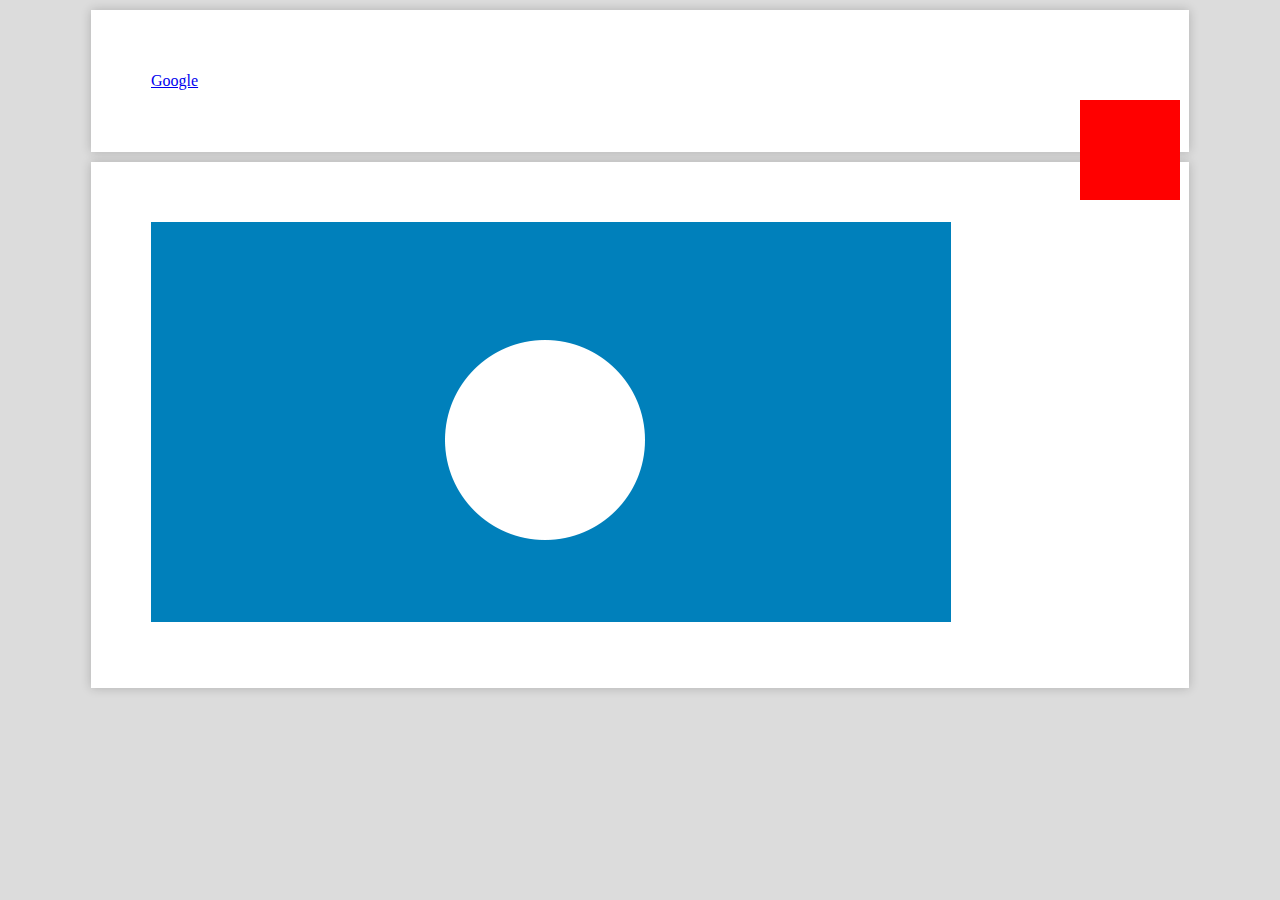
<file: js/tooltipster/demo/index.html>
<!DOCTYPE html>
<html lang="en">
<head>
	<title></title>
	<meta charset="UTF-8" />
	<meta name="viewport" content="width=device-width, initial-scale=1, maximum-scale=1.0, minimum-scale=1.0, user-scalable=no">
	<link rel="stylesheet" type="text/css" href="reset.css" />
	<link rel="stylesheet" type="text/css" href="style.css" />
	<link rel="stylesheet" type="text/css" href="../css/tooltipster.css" />
	
	<script type="text/javascript" src="//code.jquery.com/jquery-1.7.0.min.js"></script>
	<script type="text/javascript" src="../js/jquery.tooltipster.js"></script>
	
	<script type="text/javascript">
		$(document).ready(function() {
			$('.tooltip').tooltipster();
		});
	</script>
</head>
<body>

	<section class="container tooltip" title="Parent container">
		<a href="http://google.com" class="tooltip" title="Get your Google on">Google</a>
	</section>
	
	<div id="hi" style="width: 100px; height: 100px; margin: 0 0 0 500px; background: #f00; position: fixed; top: 100px; right: 100px;" class="tooltip" title="This is the tooltip"></div>
	
	<section class="container">
		<img src="map.png" usemap="#map" />
		<map name="map">
			<area shape="circle" coords="396,220,102" href="#" class="tooltip" title="Hello thar, mate!" />
		</map>
	</section>
</body>
</html>
</file>
<file: js/tooltipster/doc/css/prettify.css>
/* Pretty printing styles. Used with prettify.js. */

/* SPAN elements with the classes below are added by prettyprint. */
.pln { color: #000 }  /* plain text */

@media screen {
  .str { color: #080 }  /* string content */
  .kwd { color: #008 }  /* a keyword */
  .com { color: #800 }  /* a comment */
  .typ { color: #606 }  /* a type name */
  .lit { color: #066 }  /* a literal value */
  /* punctuation, lisp open bracket, lisp close bracket */
  .pun, .opn, .clo { color: #660 }
  .tag { color: #008 }  /* a markup tag name */
  .atn { color: #606 }  /* a markup attribute name */
  .atv { color: #080 }  /* a markup attribute value */
  .dec, .var { color: #606 }  /* a declaration; a variable name */
  .fun { color: red }  /* a function name */
}

/* Use higher contrast and text-weight for printable form. */
@media print, projection {
  .str { color: #060 }
  .kwd { color: #006; font-weight: bold }
  .com { color: #600; font-style: italic }
  .typ { color: #404; font-weight: bold }
  .lit { color: #044 }
  .pun, .opn, .clo { color: #440 }
  .tag { color: #006; font-weight: bold }
  .atn { color: #404 }
  .atv { color: #060 }
}

/* Specify class=linenums on a pre to get line numbering */
ol.linenums { margin-top: 0; margin-bottom: 0 } /* IE indents via margin-left */
li.L0,
li.L1,
li.L2,
li.L3,
li.L5,
li.L6,
li.L7,
li.L8 { list-style-type: none }
/* Alternate shading for lines */
li.L1,
li.L3,
li.L5,
li.L7,
li.L9 { background: #eee }
</file>
<file: js/tooltipster/doc/css/style.css>
/*blue #0078c9
orange #ff5e3c		*/

@import url(//fonts.googleapis.com/css?family=Open+Sans:300,400,600,700);

@font-face {
	font-family: 'icomoon';
	src:url('../images/icons/icomoon.eot');
	src:url('../images/icons/icomoond41d.eot?#iefix') format('embedded-opentype'),
		url('../images/icons/icomoon.svg#icomoon') format('svg'),
		url('../images/icons/icomoon.woff') format('woff'),
		url('../images/icons/icomoon.ttf') format('truetype');
	font-weight: normal;
	font-style: normal;
}

::selection {
	background: #0078c9;
	color: #fff;
}
::-moz-selection {
	background: #0078c9;
	color: #fff;
}

body {
	color: #5d6365;
	font-size: 1em;
	line-height: 1.6em;
	font-family: 'Open Sans', sans-serif;
	font-weight: 300;
	background: #5d6365;
}

#background {
	position: absolute;
	top: 0;
	left: 0;
	width: 100%;
	height: 100%;
	overflow: hidden;
}
#background img {
	min-height: 100%;
	min-width: 100%;
}
#background:before {
	content: '';
	display: block;
	width: 100%;
	height: 20%;
	position: absolute;
	bottom: 0;
	background: -moz-linear-gradient(top,  rgba(93,99,101,0) 0%, rgba(93,99,101,1) 100%); /* FF3.6+ */
	background: -webkit-gradient(linear, left top, left bottom, color-stop(0%,rgba(93,99,101,0)), color-stop(100%,rgba(93,99,101,1))); /* Chrome,Safari4+ */
	background: -webkit-linear-gradient(top,  rgba(93,99,101,0) 0%,rgba(93,99,101,1) 100%); /* Chrome10+,Safari5.1+ */
	background: -o-linear-gradient(top,  rgba(93,99,101,0) 0%,rgba(93,99,101,1) 100%); /* Opera 11.10+ */
	background: -ms-linear-gradient(top,  rgba(93,99,101,0) 0%,rgba(93,99,101,1) 100%); /* IE10+ */
	background: linear-gradient(to bottom,  rgba(93,99,101,0) 0%,rgba(93,99,101,1) 100%); /* W3C */
	filter: progid:DXImageTransform.Microsoft.gradient( startColorstr='#005d6365', endColorstr='#5d6365',GradientType=0 ); /* IE6-9 */
}

#wrapper {
	width: 100%;
	max-width: 1300px;
	margin: 0 auto;
	position: relative;
	box-shadow: 0.6em 0px 15px rgba(0,0,0,0.1), -0.6em 0px 15px rgba(0,0,0,0.1);
}

* {
	-webkit-transition: all 300ms;
	-moz-transition: all 300ms;
	-o-transition: all 300ms;
	-ms-transition: all 300ms;
	transition: all 300ms;
}

h1 {
	font-weight: 300;
	font-size: 1.4em;
	line-height: 1.4em;
	margin-bottom: 1.8em;
}
h2 {
	color: #a9b1b3;
	font-weight: 300;
	font-size: 4em;
	line-height: 1.4em;
	margin-bottom: 0.5em;
}
h3 {
	font-size: 2em;
	line-height: 1.4em;
	margin-bottom: 0.7em;
	padding-top: 1em;
}
h4 {
	font-size: 1.4em;
	line-height: 1.4em;
	font-weight: 400;
	margin-bottom: 1em;
}
p {
	margin-bottom: 1.5em;
}

strong {
	font-weight: 600;
}

a {
	text-decoration: none;
	color: #0078c9;
	font-weight: 600;
}
a:hover {
	color: #a9b1b3;
}
a.alt {
	color: rgba(255,255,255,0.75);
}
a.alt:hover {
	color: rgba(255,255,255,1);
}

a:before {
	font-family: 'icomoon';
	font-style: normal;
	speak: none;
	font-weight: normal;
	line-height: 1;
	-webkit-font-smoothing: antialiased;
}

a.button {
	display: inline-block;
	padding: 0.8em 1em;
	border: 3px solid #ff5e3c;
	border-radius: 6px;
	color: #ff5e3c;
	background: #fff;
	font-weight: 600;
}
a.button:hover {
	background: #ff5e3c;
	color: #fff;
}
a.button.alt {
	color: #ff5e3c;
	border: none;
}
a.button.alt:hover {
	background: #ff5e3c;
	color: #fff;
	border: none;
}
a.button:active {
	-webkit-transform: scale3d(0.95,0.95,1);
	-moz-transform: scale3d(0.95,0.95,1);
	-o-transform: scale3d(0.95,0.95,1);
	-ms-transform: scale3d(0.95,0.95,1);
	transform: scale3d(0.95,0.95,1);
}

a.white {
	color: #fff;
	padding-bottom: 3px;
	border-bottom: 1px solid rgba(255,255,255,0);
}
a.white:hover {
	border-bottom: 1px solid rgba(255,255,255,1);
}

.row {
	overflow: hidden;
}

header {
	background: #fff;
	max-width: 1300px;
	box-shadow: 0px 3px 0px rgba(0,0,0,0.05);
}
header select {
	display: none;
}

section {
	width: 100%;
	margin: 0 auto;
	overflow: hidden;
	border-bottom: 2px dashed #e5eaeb;
	padding: 6em;
	background: #fff;
	box-sizing: border-box;
	-moz-box-sizing: border-box;
}
#talk {
	border-bottom: none !important;
}

footer {
	width: 100%;
	margin: 0 auto;
	padding: 6em;
	background: #0078c9;
	color: #fff;
	box-sizing: border-box;
	-moz-box-sizing: border-box;
	text-align: center;
}

nav {
	width: 100%;
	max-width: 1300px;
	box-sizing: border-box;
	-moz-box-sizing: border-box;
	background: #fff;
	float: right;
	z-index: 2;
	text-align: right;
}
nav ul {
	display: block;
	width: auto;
	float: right;
}
nav li {
	display: inline-block;
	margin: 0;
	float: left;
}
nav a {
	display: inline-block;
	font-weight: 400;
	color: #a9b1b3;
	padding: 1.5em 0.75em;
}
nav a:hover {
	background: #0078c9;
	color: #fff;
}

#mobile-nav {
	display: none;
}

#social {
	width: auto;
	position: absolute;
	left: 0;
	top: 0;
	z-index: 3;
}
#social div {
	float: left;
	width: 90px;
	padding: 1.5em 2em;
}
#tweet {
	margin-top: 2px;
}
div#github {
	position: relative;
	bottom: 4px;
	margin-left: 0px;
	padding-top: 2em;
	width: 90px;
}
#github a {
	-webkit-transition: none;
	-moz-transition: none;
	-o-transition: none;
	-ms-transition: none;
	transition: none;
}

pre {
	box-sizing: border-box;
	-moz-box-sizing: border-box;
	padding: 3em;
	background: #e6eff1;
	box-shadow: 0px 0px 20px rgba(0,0,0,0.0);
	margin-bottom: 4em;
	white-space: pre-wrap;
}
pre:hover {
	background: #fff;
	box-shadow: 0px 0px 20px rgba(0,0,0,0.3);
}
pre:last-child {
	margin-bottom: 0;
}


/* 
-------------------------------------
Welcome
-------------------------------------
*/

#welcome {
	text-align: center;
	padding: 12em 0 9em;
	color: #fff;
	width: 100%;
	border-bottom: none;
	background: rgba(0,0,0,0.3);
}

#welcome h1 {
	display: block;
	max-width: 635px;
	margin-left: auto;
	margin-right: auto;
}

#tooltipster {
	width: 100%;
	max-width: 258px;
	margin-bottom: 2em;
}

#browser-support {
	margin-bottom: 2.8em;
}
#browser-support li {
	display: inline-block;
	margin: 0.25em;
	font-size: 0;
	line-height: 0;
}
#browser-support li img {
	height: 42px;
	opacity: 0.5;
}
#browser-support li img:hover {
	opacity: 1;
}

#download {
	font-size: 1.2em;
	line-height: 1.4em;
	width: 100%;
}
#download a.button {
	margin-right: 0.6em;
}
#download a.button:before {
	content: "\64";
	padding-right: 1em;
	font-size: 0.9em;
}


/* 
-------------------------------------
Demos
-------------------------------------
*/

#demos ul {
	display: block;
	width: 100%;
	font-size: 1.4em;
	line-height: 1.4em;
}
#demos li {
	display: block;
	width: 50%;
	font-weight: 400;
	margin-bottom: 1em;
	overflow: hidden;
	padding-top: 1.4em;
	padding-right: 2em;
	box-sizing: border-box;
	-moz-box-sizing: border-box;
	float: left;
}
#demos span {
	display: block;
	border: 3px solid #ff5e3c;
	border-radius: 100%;
	box-sizing: border-box;
	-moz-box-sizing: border-box;
	width: 5em;
	height: 5em;
	background: #ff5e3c;
	color: #fff;
	font-size: 0.6em;
	line-height: 1em;
	font-weight: 700;
	padding: 1.8em 0 0 0;
	text-align: center;
	margin: -1.4em 1em 0 0;
	text-transform: uppercase;
	float: left;
}
#demos span:hover {
	background: #fff !important;
	color: #5d6365;
	border: 3px solid #5d6365 !important;
	cursor: pointer;
}


/* 
-------------------------------------
Tooltips
-------------------------------------
*/

#demos span.tooltipster-icon {
	cursor: help;
	margin-left: 4px;
	background: #0078c9;
	border: 3px solid #0078c9;
	width: 2.3em;
	height: 2.3em;
	padding: 0.4em 0 0;
	margin: 2em 0 0 -3em;
}

.tooltipster-default .tooltipster-content {
	font-family: 'Open Sans', sans-serif;
}
.tooltipster-default .tooltipster-content img {
	float: left;
	margin-right: 10px;
	border: 2px solid #000;
}
.tooltipster-default .tooltipster-content p {
	margin: 0;
}
.tooltipster-default .tooltipster-content a {
	color: #fff;
	border-bottom: 1px solid rgba(255,255,255,0.4);
}
.tooltipster-default .tooltipster-content a:hover {
	color: #fff;
	border-bottom: 1px solid rgba(255,255,255,1);
}

.tooltipster-blue {
	background: #0078c9;
	color: #fff;
	border-radius: 5px;
}
.tooltipster-blue .tooltipster-content {
	font-family: 'Open Sans', sans-serif;
	font-size: 14px;
	line-height: 16px;
	padding: 8px 10px;
}

.tooltipster-white {
	background: #fff;
	color: #0078c9;
	border-radius: 5px; 
}
.tooltipster-white .tooltipster-content {
	font-family: 'Open Sans', sans-serif;
	font-size: 14px;
	line-height: 16px;
	padding: 8px 10px;
}

.tooltipster-pink {
	background: url(../images/pattern-navy.png);
	background-color: #ff3c70;
	color: #fff; 
	border-radius: 5px;	
	box-shadow: inset -3px -3px 0 #ff3c70;
}
.tooltipster-pink .tooltipster-content {
	font-family: 'Courier', monospace;
	font-weight: 400;
	font-size: 16px;
	line-height: 16px;
	padding: 15px 18px;
}


/* 
-------------------------------------
Options
-------------------------------------
*/

table {
	width: 100%;
}
table h4 {
	margin-bottom: 0;
}
tr:nth-child(odd) {
	background: #f4f5f7;
}
td {
	padding: 2em;
}
td h4 {
	font-family: 'Courier', monospace;
	color: #0078c9;
}


/* 
-------------------------------------
Themes
-------------------------------------
*/

#themes .themes span {
	display: inline-block;
	padding: 1em;
	margin-right: 1em;
	margin-bottom: 1em;
	opacity: 0.8;
}

.tooltipster-default-preview {
	border-radius: 5px; 
	border: 2px solid #000;
	background: #4c4c4c;
	color: #fff;
	font-family: Arial, sans-serif;
	font-size: 14px;
	line-height: 16px;
	padding: 8px 10px;
	font-weight: 400;
	box-sizing: border-box;
	-moz-box-sizing: border-box;
}

.tooltipster-light-preview {
	border-radius: 5px; 
	border: 1px solid #cccccc;
	background: #ededed;
	color: #666666;
	font-family: Arial, sans-serif;
	font-size: 14px;
	line-height: 16px;
	padding: 8px 10px;
	font-weight: 400;
}

.tooltipster-punk-preview {
	border-radius: 5px;
	border-bottom: 3px solid #f71169;
	background: #2a2a2a;
	color: #fff;
	font-family: 'Courier', monospace;
	font-size: 14px;
	line-height: 16px;
	padding: 8px 10px;
	font-weight: 400;
}

.tooltipster-noir-preview {
	border-radius: 0px;
	border: 3px solid #2c2c2c;
	background: #fff;
	color: #2c2c2c;
	font-family: 'Georgia', serif;
	font-size: 14px;
	line-height: 16px;
	padding: 8px 10px;
	font-weight: 400;
}

.tooltipster-shadow-preview {
	border-radius: 5px;
	background: #fff;
	box-shadow: 0px 0px 14px rgba(0,0,0,0.3);
	color: #2c2c2c;
	font-family: 'Arial', sans-serif;
	font-size: 14px;
	line-height: 16px;
	padding: 8px 10px;
	font-weight: 400;
}


/* 
-------------------------------------
Talk
-------------------------------------
*/

#talk h3 {
	margin-bottom: 1em;
}


/* 
-------------------------------------
Breakpoints
-------------------------------------
*/

@media all and (max-width : 1100px) {
	#tweet, #gplus {
		display: none;
	}
	#demos li {
		width: 100%;
	}
	table, tr, td {
		display: block;
	}
	td {
		padding: 2em 2em 0 2em;
	}
	td:last-child {
		padding-bottom: 2em;
	}
}

@media all and (max-width : 920px) {
	#demos ul {
		width: 100%;
		padding: 0;
	}
}

@media all and (max-width : 820px) {
	nav ul {
		display: none;
	}
	#social div {
		padding: 0.5em 0.7em;
	}
	header {
		padding: 0;
	}
	header select {
		display: block;
		float: right;
		margin: 1em 1em;
	}
	section {
		padding: 3em;
	}
	#welcome {
		padding: 7.4em 3em 6em;
	}
	#download span {
		display: block;
		margin-top: 0.5em;
	}
}

@media all and (max-width : 450px) {
	table h4 {
		font-size: 1em;
		line-height: 1em;
	}
	section {
		padding: 2em;
	}
	h2 {
		font-size: 3em;
		line-height: 1.2em;
		margin-bottom: 0.23em;
	}
	h3 {
		font-size: 1.4em;
		line-height: 1.4em;
		margin-bottom: 1.3em;
	}
	h4 {
		font-size: 1.2em;
	}
	pre {
		padding: 1em;
	}
}
</file>
<file: js/tooltipster/css/tooltipster.css>
/* This is the default Tooltipster theme (feel free to modify or duplicate and create multiple themes!): */
.tooltipster-default {
	border-radius: 5px; 
	border: 2px solid #000;
	background: #4c4c4c;
	color: #fff;
}

/* Use this next selector to style things like font-size and line-height: */
.tooltipster-default .tooltipster-content {
	font-family: Arial, sans-serif;
	font-size: 14px;
	line-height: 16px;
	padding: 8px 10px;
	overflow: hidden;
}

/* This next selector defines the color of the border on the outside of the arrow. This will automatically match the color and size of the border set on the main tooltip styles. Set display: none; if you would like a border around the tooltip but no border around the arrow */
.tooltipster-default .tooltipster-arrow .tooltipster-arrow-border {
	/* border-color: ... !important; */
}


/* If you're using the icon option, use this next selector to style them */
.tooltipster-icon {
	cursor: help;
	margin-left: 4px;
}








/* This is the base styling required to make all Tooltipsters work */
.tooltipster-base {
	padding: 0;
	font-size: 0;
	line-height: 0;
	position: absolute;
	left: 0;
	top: 0;
	z-index: 9999999;
	pointer-events: none;
	width: auto;
	overflow: visible;
}
.tooltipster-base .tooltipster-content {
	overflow: hidden;
}


/* These next classes handle the styles for the little arrow attached to the tooltip. By default, the arrow will inherit the same colors and border as what is set on the main tooltip itself. */
.tooltipster-arrow {
	display: block;
	text-align: center;
	width: 100%;
	height: 100%;
	position: absolute;
	top: 0;
	left: 0;
	z-index: -1;
}
.tooltipster-arrow span, .tooltipster-arrow-border {
	display: block;
	width: 0; 
	height: 0;
	position: absolute;
}
.tooltipster-arrow-top span, .tooltipster-arrow-top-right span, .tooltipster-arrow-top-left span {
	border-left: 8px solid transparent !important;
	border-right: 8px solid transparent !important;
	border-top: 8px solid;
	bottom: -7px;
}
.tooltipster-arrow-top .tooltipster-arrow-border, .tooltipster-arrow-top-right .tooltipster-arrow-border, .tooltipster-arrow-top-left .tooltipster-arrow-border {
	border-left: 9px solid transparent !important;
	border-right: 9px solid transparent !important;
	border-top: 9px solid;
	bottom: -7px;
}

.tooltipster-arrow-bottom span, .tooltipster-arrow-bottom-right span, .tooltipster-arrow-bottom-left span {
	border-left: 8px solid transparent !important;
	border-right: 8px solid transparent !important;
	border-bottom: 8px solid;
	top: -7px;
}
.tooltipster-arrow-bottom .tooltipster-arrow-border, .tooltipster-arrow-bottom-right .tooltipster-arrow-border, .tooltipster-arrow-bottom-left .tooltipster-arrow-border {
	border-left: 9px solid transparent !important;
	border-right: 9px solid transparent !important;
	border-bottom: 9px solid;
	top: -7px;
}
.tooltipster-arrow-top span, .tooltipster-arrow-top .tooltipster-arrow-border, .tooltipster-arrow-bottom span, .tooltipster-arrow-bottom .tooltipster-arrow-border {
	left: 0;
	right: 0;
	margin: 0 auto;
}
.tooltipster-arrow-top-left span, .tooltipster-arrow-bottom-left span {
	left: 6px;
}
.tooltipster-arrow-top-left .tooltipster-arrow-border, .tooltipster-arrow-bottom-left .tooltipster-arrow-border {
	left: 5px;
}
.tooltipster-arrow-top-right span,  .tooltipster-arrow-bottom-right span {
	right: 6px;
}
.tooltipster-arrow-top-right .tooltipster-arrow-border, .tooltipster-arrow-bottom-right .tooltipster-arrow-border {
	right: 5px;
}
.tooltipster-arrow-left span, .tooltipster-arrow-left .tooltipster-arrow-border {
	border-top: 8px solid transparent !important;
	border-bottom: 8px solid transparent !important; 
	border-left: 8px solid;
	top: 50%;
	margin-top: -7px;
	right: -7px;
}
.tooltipster-arrow-left .tooltipster-arrow-border {
	border-top: 9px solid transparent !important;
	border-bottom: 9px solid transparent !important; 
	border-left: 9px solid;
	margin-top: -8px;
}
.tooltipster-arrow-right span, .tooltipster-arrow-right .tooltipster-arrow-border {
	border-top: 8px solid transparent !important;
	border-bottom: 8px solid transparent !important; 
	border-right: 8px solid;
	top: 50%;
	margin-top: -7px;
	left: -7px;
}
.tooltipster-arrow-right .tooltipster-arrow-border {
	border-top: 9px solid transparent !important;
	border-bottom: 9px solid transparent !important; 
	border-right: 9px solid;
	margin-top: -8px;
}


/* Some CSS magic for the awesome animations - feel free to make your own custom animations and reference it in your Tooltipster settings! */

.tooltipster-fade {
	opacity: 0;
	-webkit-transition-property: opacity;
	-moz-transition-property: opacity;
	-o-transition-property: opacity;
	-ms-transition-property: opacity;
	transition-property: opacity;
}
.tooltipster-fade-show {
	opacity: 1;
}

.tooltipster-grow {
	-webkit-transform: scale(0,0);
	-moz-transform: scale(0,0);
	-o-transform: scale(0,0);
	-ms-transform: scale(0,0);
	transform: scale(0,0);
	-webkit-transition-property: -webkit-transform;
	-moz-transition-property: -moz-transform;
	-o-transition-property: -o-transform;
	-ms-transition-property: -ms-transform;
	transition-property: transform;
	-webkit-backface-visibility: hidden;
}
.tooltipster-grow-show {
	-webkit-transform: scale(1,1);
	-moz-transform: scale(1,1);
	-o-transform: scale(1,1);
	-ms-transform: scale(1,1);
	transform: scale(1,1);
	-webkit-transition-timing-function: cubic-bezier(0.175, 0.885, 0.320, 1);
	-webkit-transition-timing-function: cubic-bezier(0.175, 0.885, 0.320, 1.15); 
	-moz-transition-timing-function: cubic-bezier(0.175, 0.885, 0.320, 1.15); 
	-ms-transition-timing-function: cubic-bezier(0.175, 0.885, 0.320, 1.15); 
	-o-transition-timing-function: cubic-bezier(0.175, 0.885, 0.320, 1.15); 
	transition-timing-function: cubic-bezier(0.175, 0.885, 0.320, 1.15);
}

.tooltipster-swing {
	opacity: 0;
	-webkit-transform: rotateZ(4deg);
	-moz-transform: rotateZ(4deg);
	-o-transform: rotateZ(4deg);
	-ms-transform: rotateZ(4deg);
	transform: rotateZ(4deg);
	-webkit-transition-property: -webkit-transform, opacity;
	-moz-transition-property: -moz-transform;
	-o-transition-property: -o-transform;
	-ms-transition-property: -ms-transform;
	transition-property: transform;
}
.tooltipster-swing-show {
	opacity: 1;
	-webkit-transform: rotateZ(0deg);
	-moz-transform: rotateZ(0deg);
	-o-transform: rotateZ(0deg);
	-ms-transform: rotateZ(0deg);
	transform: rotateZ(0deg);
	-webkit-transition-timing-function: cubic-bezier(0.230, 0.635, 0.495, 1);
	-webkit-transition-timing-function: cubic-bezier(0.230, 0.635, 0.495, 2.4); 
	-moz-transition-timing-function: cubic-bezier(0.230, 0.635, 0.495, 2.4); 
	-ms-transition-timing-function: cubic-bezier(0.230, 0.635, 0.495, 2.4); 
	-o-transition-timing-function: cubic-bezier(0.230, 0.635, 0.495, 2.4); 
	transition-timing-function: cubic-bezier(0.230, 0.635, 0.495, 2.4);
}

.tooltipster-fall {
	top: 0;
	-webkit-transition-property: top;
	-moz-transition-property: top;
	-o-transition-property: top;
	-ms-transition-property: top;
	transition-property: top;
	-webkit-transition-timing-function: cubic-bezier(0.175, 0.885, 0.320, 1);
	-webkit-transition-timing-function: cubic-bezier(0.175, 0.885, 0.320, 1.15); 
	-moz-transition-timing-function: cubic-bezier(0.175, 0.885, 0.320, 1.15); 
	-ms-transition-timing-function: cubic-bezier(0.175, 0.885, 0.320, 1.15); 
	-o-transition-timing-function: cubic-bezier(0.175, 0.885, 0.320, 1.15); 
	transition-timing-function: cubic-bezier(0.175, 0.885, 0.320, 1.15); 
}
.tooltipster-fall-show {
}
.tooltipster-fall.tooltipster-dying {
	-webkit-transition-property: all;
	-moz-transition-property: all;
	-o-transition-property: all;
	-ms-transition-property: all;
	transition-property: all;
	top: 0px !important;
	opacity: 0;
}

.tooltipster-slide {
	left: -40px;
	-webkit-transition-property: left;
	-moz-transition-property: left;
	-o-transition-property: left;
	-ms-transition-property: left;
	transition-property: left;
	-webkit-transition-timing-function: cubic-bezier(0.175, 0.885, 0.320, 1);
	-webkit-transition-timing-function: cubic-bezier(0.175, 0.885, 0.320, 1.15); 
	-moz-transition-timing-function: cubic-bezier(0.175, 0.885, 0.320, 1.15); 
	-ms-transition-timing-function: cubic-bezier(0.175, 0.885, 0.320, 1.15); 
	-o-transition-timing-function: cubic-bezier(0.175, 0.885, 0.320, 1.15); 
	transition-timing-function: cubic-bezier(0.175, 0.885, 0.320, 1.15);
}
.tooltipster-slide.tooltipster-slide-show {
}
.tooltipster-slide.tooltipster-dying {
	-webkit-transition-property: all;
	-moz-transition-property: all;
	-o-transition-property: all;
	-ms-transition-property: all;
	transition-property: all;
	left: 0px !important;
	opacity: 0;
}


/* CSS transition for when contenting is changing in a tooltip that is still open. The only properties that will NOT transition are: width, height, top, and left */
.tooltipster-content-changing {
	opacity: 0.5;
	-webkit-transform: scale(1.1, 1.1);
	-moz-transform: scale(1.1, 1.1);
	-o-transform: scale(1.1, 1.1);
	-ms-transform: scale(1.1, 1.1);
	transform: scale(1.1, 1.1);
}
</file>
<file: js/tooltipster/css/themes/tooltipster-light.css>
.tooltipster-light {
	border-radius: 5px; 
	border: 1px solid #cccccc;
	background: #ededed;
	color: #666666;
}
.tooltipster-light .tooltipster-content {
	font-family: Arial, sans-serif;
	font-size: 14px;
	line-height: 16px;
	padding: 8px 10px;
}
</file>
<file: js/tooltipster/css/themes/tooltipster-noir.css>
.tooltipster-noir {
	border-radius: 0px; 
	border: 3px solid #2c2c2c;
	background: #fff;
	color: #2c2c2c;
}
.tooltipster-noir .tooltipster-content {
	font-family: 'Georgia', serif;
	font-size: 14px;
	line-height: 16px;
	padding: 8px 10px;
}
</file>
<file: js/tooltipster/css/themes/tooltipster-punk.css>
.tooltipster-punk {
	border-radius: 5px; 
	border-bottom: 3px solid #f71169;
	background: #2a2a2a;
	color: #fff;
}
.tooltipster-punk .tooltipster-content {
	font-family: 'Courier', monospace;
	font-size: 14px;
	line-height: 16px;
	padding: 8px 10px;
}
</file>
<file: js/tooltipster/css/themes/tooltipster-shadow.css>
.tooltipster-shadow {
	border-radius: 5px;
	background: #fff;
	box-shadow: 0px 0px 14px rgba(0,0,0,0.3);
	color: #2c2c2c;
}
.tooltipster-shadow .tooltipster-content {
	font-family: 'Arial', sans-serif;
	font-size: 14px;
	line-height: 16px;
	padding: 8px 10px;
}
</file>
<file: js/tooltipster/demo/style.css>
/* Main */

body {
	background-color: #dcdcdc;
	color: #0b0b0b;
	font-size: 16px;
	line-height: 22px;
}

.container, #container {
	width: 978px;
	margin: 10px auto;
	padding: 60px;
	box-shadow: 0px 0px 10px rgba(0,0,0,0.2);
	background: #fff;
	text-align: left;
	display: block;
	overflow: hidden;
}

.item {
	width: 200px;
	float: left;
	padding: 10px;
	margin: 10px;
	background: #000;
	color: #fff;
}
</file>
